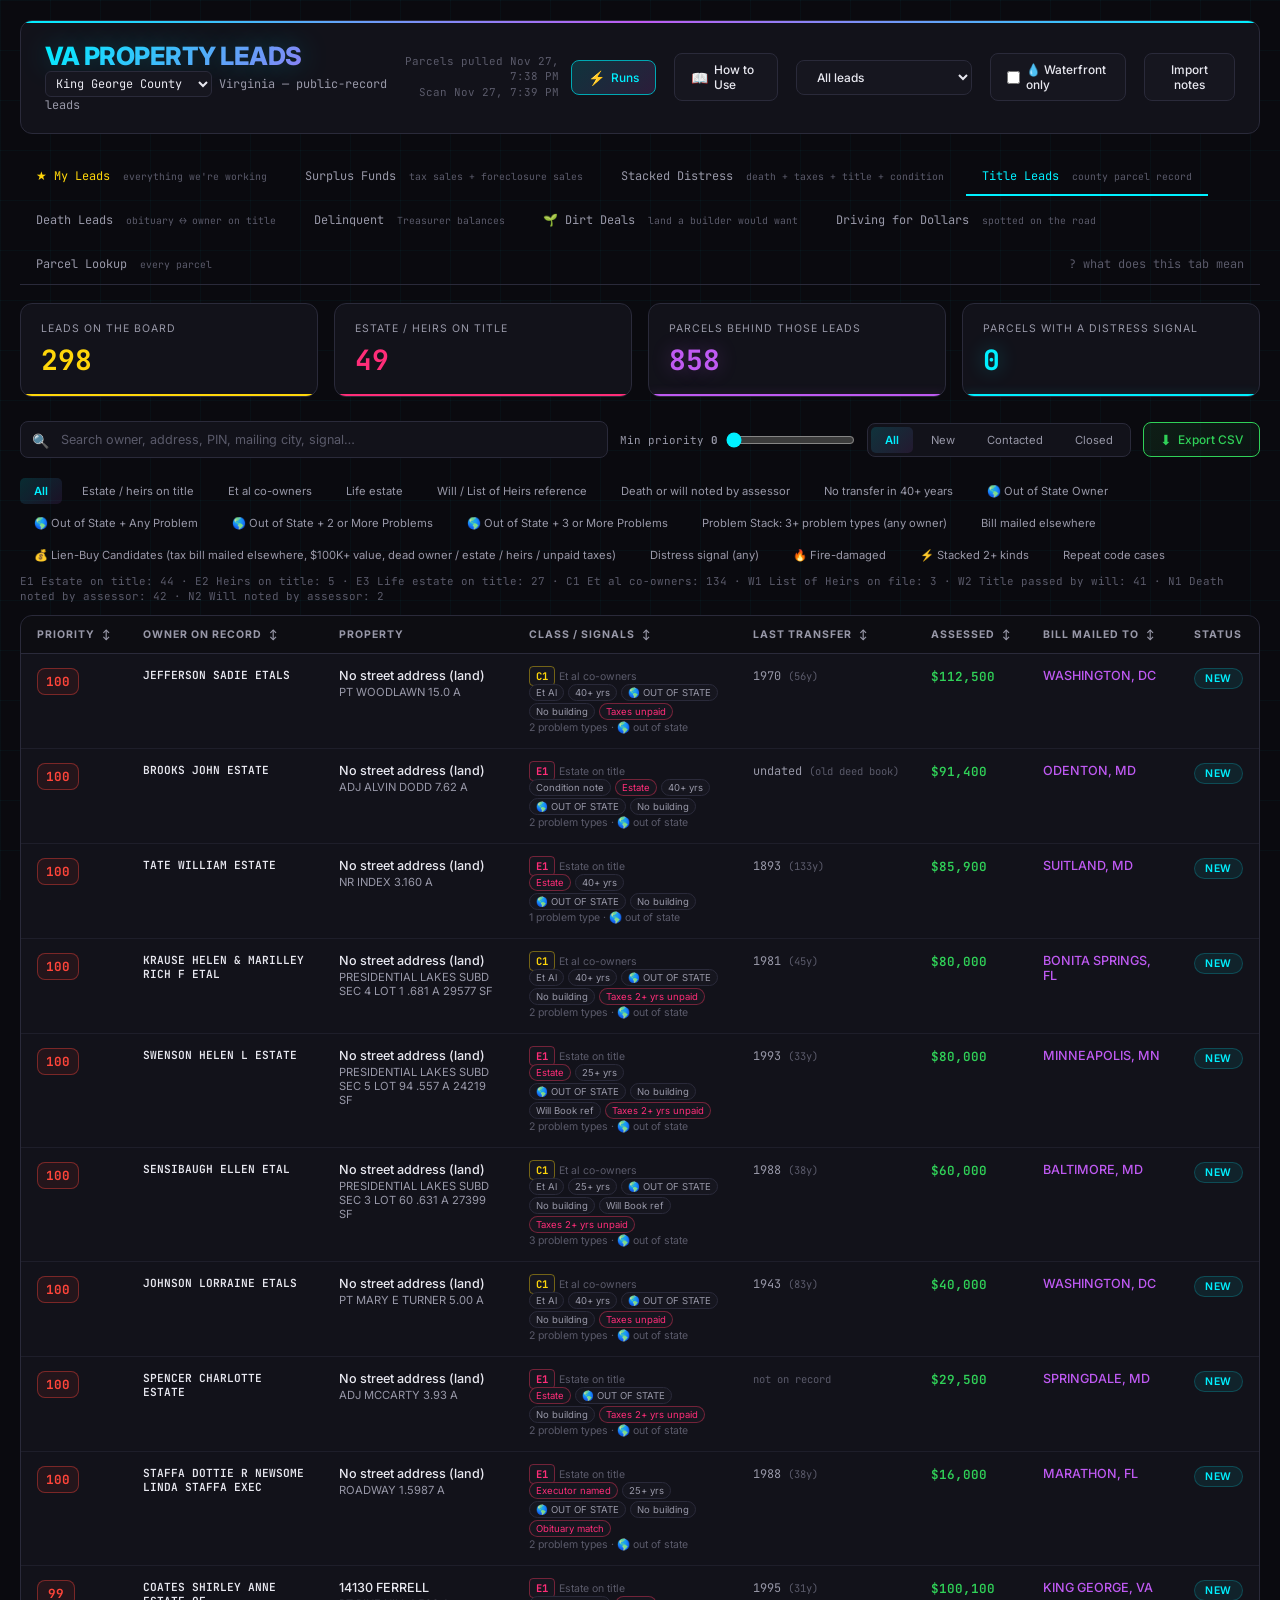
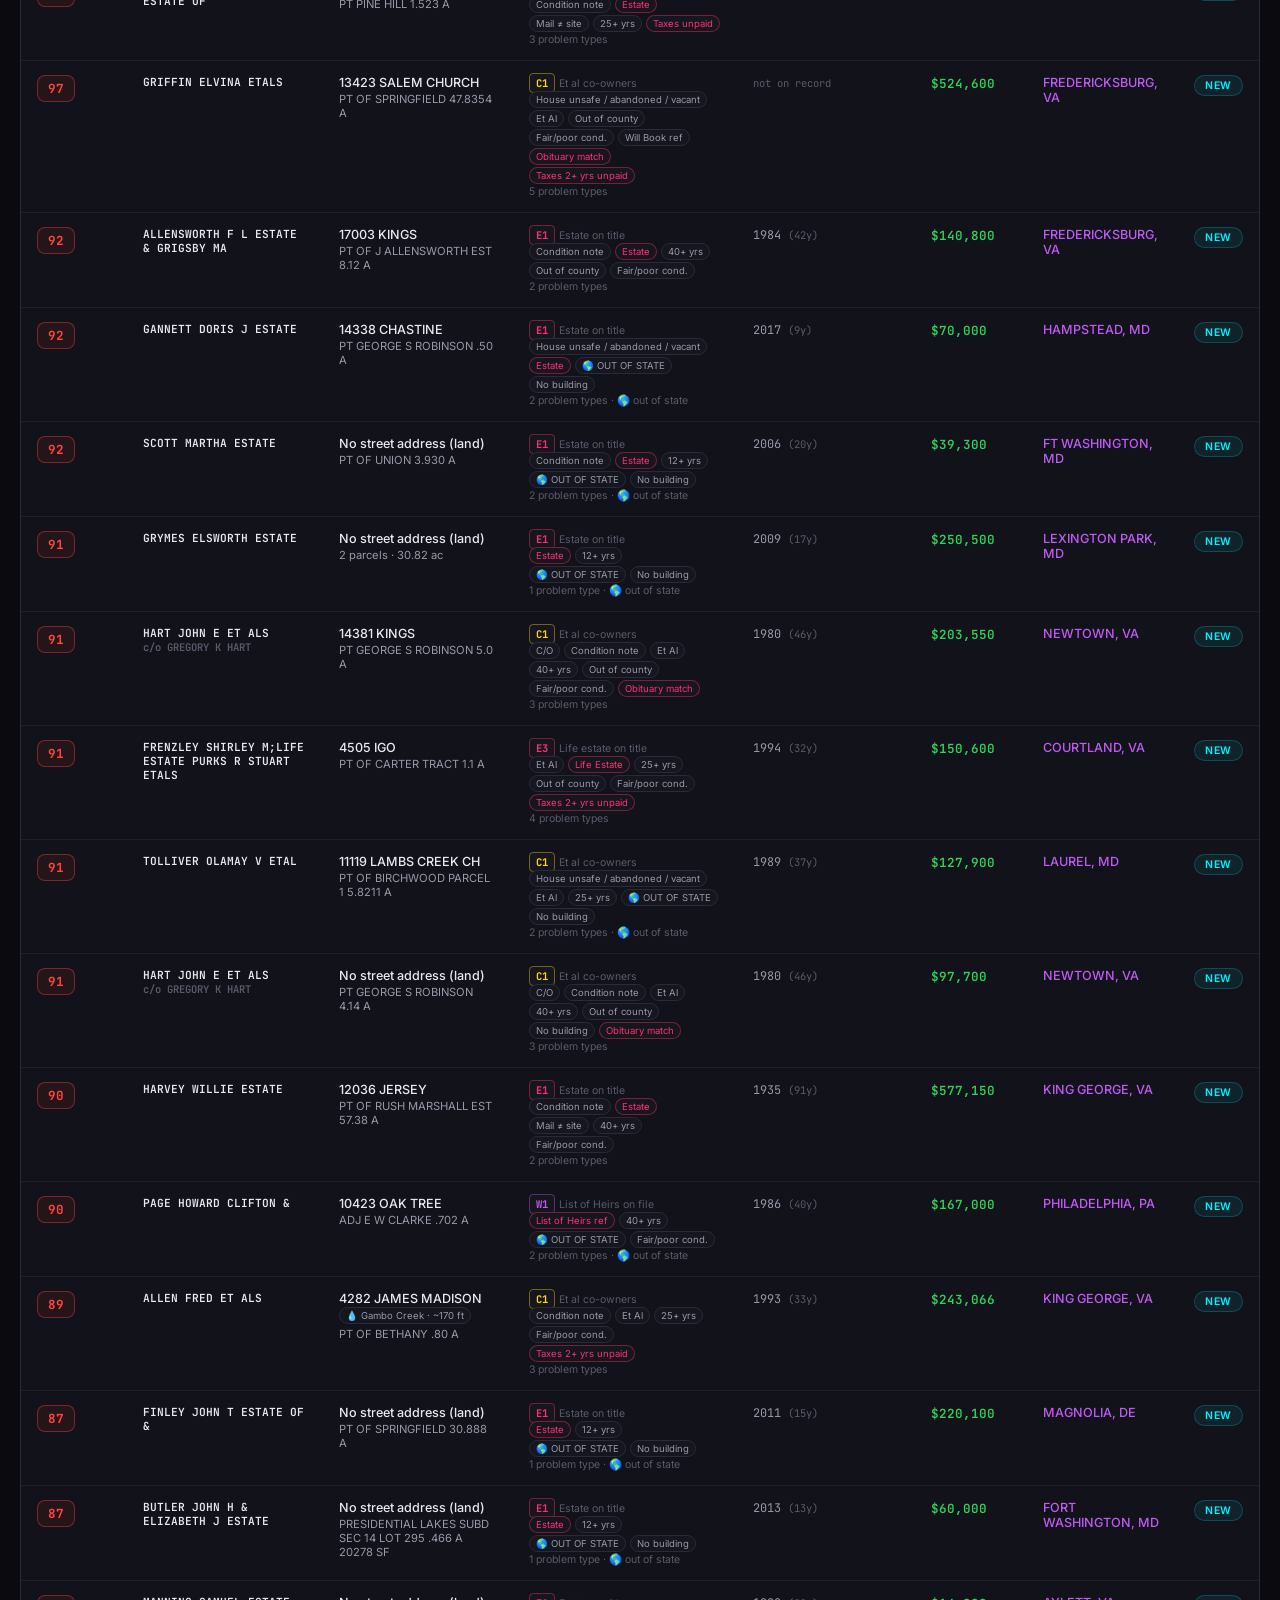
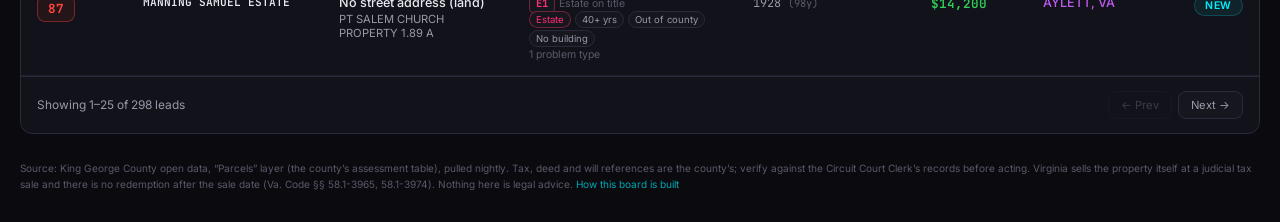
<file: index.html>
<!DOCTYPE html>
<html lang="en">
<head>
    <meta charset="UTF-8">
    <meta name="viewport" content="width=device-width, initial-scale=1.0">
    <title>VA Property Leads — King George County</title>
    <meta name="robots" content="noindex">

    <link rel="preconnect" href="https://fonts.googleapis.com">
    <link rel="preconnect" href="https://fonts.gstatic.com" crossorigin>
    <link href="https://fonts.googleapis.com/css2?family=Inter:wght@400;500;600;700;800&family=JetBrains+Mono:wght@400;500;600&display=swap" rel="stylesheet">

    <link rel="stylesheet" href="static/css/style.css">
    <link rel="icon" href="data:image/svg+xml,<svg xmlns=%22http://www.w3.org/2000/svg%22 viewBox=%220 0 100 100%22><text y=%22.9em%22 font-size=%2290%22>🏠</text></svg>">
    <style>
        .county-filter { display:flex; gap:6px; flex-wrap:wrap; align-items:center; }
        .county-filter select {
            background: var(--bg-card); color: var(--text-primary); border: 1px solid var(--border);
            border-radius: var(--radius); padding: 8px 10px; font-family: var(--font-mono); font-size: 0.8rem;
        }
        .run-info { font-size:0.78rem; color:var(--text-dim); font-family:var(--font-mono); text-align:right; line-height:1.4; }
        .run-info a { color: var(--cyan-dim); }
        .note-badge { font-size:0.7rem; color: var(--purple); margin-left:6px; }
        .view-tabs { display:flex; gap:6px; margin: 0 0 18px; border-bottom:1px solid var(--border); flex-wrap:wrap; }
        .view-tab { background:none; border:none; color:var(--text-secondary); padding:10px 16px; font-family:var(--font-mono); font-size:0.85rem; cursor:pointer; border-bottom:2px solid transparent; }
        .view-tab.active { color:var(--cyan); border-bottom-color:var(--cyan); }
        .status-badge.working,
        .status-badge.pursuing { background: rgba(255, 214, 10, 0.12); color: var(--yellow); border: 1px solid rgba(255, 214, 10, 0.35); }
        .status-badge.followup { background: rgba(0, 240, 255, 0.08); color: var(--cyan); border: 1px dashed rgba(0, 240, 255, 0.4); }
        .status-badge.dead { background: rgba(90, 90, 106, 0.1); color: var(--text-dim); border: 1px solid rgba(90, 90, 106, 0.2); text-decoration: line-through; }
        .status-badge.warm { background: rgba(255, 159, 10, 0.1); color: #ff9f0a; border: 1px solid rgba(255, 159, 10, 0.3); }
        .status-badge.watch { background: rgba(100, 210, 255, 0.08); color: #64d2ff; border: 1px solid rgba(100, 210, 255, 0.25); }
        .status-badge.cold { background: rgba(90, 90, 106, 0.1); color: var(--text-secondary); border: 1px solid rgba(90, 90, 106, 0.3); }
        .note-history .note.nc { white-space: normal; font-size: 0.92rem; padding: 10px 14px 12px; }
        .nc-head { display:flex; flex-wrap:wrap; align-items:center; gap:8px; margin-bottom:8px; padding-bottom:6px; border-bottom:1px solid var(--border); }
        .nc-date { font-family: var(--font-mono); font-size:0.8rem; color: var(--cyan); font-weight:600; }
        .nc-who { font-size:0.78rem; color: var(--text-secondary); }
        .nc-st { font-size:0.62rem !important; padding:2px 7px !important; animation:none !important; }
        .nc-tab { font-size:0.72rem; color: var(--text-dim); margin-left:auto; }
        .nc-body .nl { margin: 0 0 6px; line-height:1.5; }
        .nc-body .nl-b { padding-left: 18px; position: relative; }
        .nc-body .nl-b::before { content:"•"; position:absolute; left:5px; color: var(--text-dim); }
        .nc-body .nl-b .nb { font-family: var(--font-mono); font-size:0.78rem; color: var(--text-dim); margin-right:6px; }
        .nc-body .nl-b:has(.nb)::before { content:""; }
        .nc-body .nk { font-weight:700; color: var(--yellow); letter-spacing:0.2px; }
        .nc-body a { color: var(--cyan); text-decoration: none; border-bottom: 1px dotted var(--cyan); }
        .nc-fold { max-height: 9.5em; overflow: hidden; -webkit-mask-image: linear-gradient(#000 70%, transparent); mask-image: linear-gradient(#000 70%, transparent); }
        .nc-fold.open { max-height: none; -webkit-mask-image: none; mask-image: none; }
        .nc-more { background:none; border:0; color: var(--cyan); font-size:0.8rem; cursor:pointer; padding:4px 0 0; }
        .nc-mini { opacity: 0.75; padding: 6px 14px !important; }
        .nc-mini .nc-head { border-bottom:0; margin-bottom:2px; padding-bottom:0; }
        .nc-mini-t { font-size:0.82rem; color: var(--text-secondary); font-style: italic; }
        .nc-fu { display:inline-block; margin-bottom:6px; font-size:0.82rem; font-weight:600; color: var(--yellow); }
        .ml-form { display:grid; grid-template-columns: 1fr 1fr; gap:10px; }
        .ml-form label { display:flex; flex-direction:column; gap:4px; font-size:0.78rem; color:var(--text-secondary); }
        .ml-form input { background:var(--bg-secondary, #111); border:1px solid var(--border); color:var(--text-primary, #eee); padding:8px; border-radius:6px; font-size:0.9rem; }
        @media (max-width: 640px) { .ml-form { grid-template-columns: 1fr; } }
        .view-tab-sub { font-size:0.7rem; color:var(--text-dim); margin-left:6px; }
        .presets { display:flex; flex-wrap:wrap; gap:6px; margin:10px 0 4px; }
        .prio-filter { display:flex; align-items:center; gap:8px; font-family:var(--font-mono); font-size:0.78rem; color:var(--text-secondary); }
        .prio-filter input { accent-color: var(--cyan); }
        .prio { display:inline-block; min-width:38px; text-align:center; font-family:var(--font-mono); font-weight:700; padding:4px 8px; border-radius:var(--radius); border:1px solid var(--border); }
        .prio-high { color:var(--red); border-color:rgba(255,69,58,0.4); background:rgba(255,69,58,0.08); }
        .prio-mid { color:var(--yellow); border-color:rgba(255,214,10,0.4); background:rgba(255,214,10,0.08); }
        .prio-low { color:var(--text-secondary); }
        .cls { font-family:var(--font-mono); font-size:0.75rem; font-weight:700; padding:2px 6px; border-radius:4px; background:var(--bg-card); border:1px solid var(--border); white-space:nowrap; }
        .cls-E { color:var(--pink); border-color:rgba(255,55,95,0.4); }
        .cls-C { color:var(--yellow); border-color:rgba(255,214,10,0.4); }
        .cls-W { color:var(--purple); border-color:rgba(191,90,242,0.4); }
        .cls-N { color:var(--cyan-dim); }
        .cls-X { color:var(--orange); border-color:rgba(255,159,10,0.4); }
        .chip { display:inline-block; font-size:0.68rem; padding:2px 6px; border-radius:10px; background:var(--bg-card); border:1px solid var(--border); color:var(--text-secondary); margin:1px 0; }
        .chip-strong { color:var(--pink); border-color:rgba(255,55,95,0.4); }
        .yrs { color:var(--text-dim); font-size:0.75rem; }
        .sub { color:var(--text-dim); font-size:0.75rem; }
        .mono { font-family:var(--font-mono); }
        .reasons { margin:0; padding-left:16px; font-size:0.8rem; color:var(--text-secondary); line-height:1.5; }
        .next-step { border-left:3px solid var(--cyan-dim); padding:8px 12px; background:var(--cyan-subtle); border-radius:0 var(--radius) var(--radius) 0; font-size:0.85rem; line-height:1.55; color:var(--text-primary); }
        .verify { border-left:3px solid var(--yellow); padding:8px 12px; background:rgba(255,214,10,0.06); border-radius:0 var(--radius) var(--radius) 0; font-size:0.8rem; line-height:1.5; color:var(--text-secondary); margin-top:8px; }
        .ptable { width:100%; border-collapse:collapse; font-size:0.8rem; }
        .ptable th { text-align:left; color:var(--text-dim); font-weight:500; font-size:0.68rem; text-transform:uppercase; letter-spacing:0.8px; padding:4px 8px 4px 0; }
        .ptable td { padding:6px 8px 6px 0; border-top:1px solid var(--border); vertical-align:top; }
        .ptable-wrap { max-height:340px; overflow:auto; }
        .m-h { font-size:0.68rem; text-transform:uppercase; letter-spacing:1px; color:var(--text-dim); margin:16px 0 6px; }
        .m-grid { display:grid; grid-template-columns:repeat(auto-fit, minmax(170px,1fr)); gap:10px 18px; }
        .m-k { font-size:0.68rem; text-transform:uppercase; letter-spacing:0.8px; color:var(--text-dim); }
        .m-v { font-size:0.9rem; overflow-wrap:anywhere; }
        .m-links { display:flex; gap:14px; flex-wrap:wrap; font-size:0.82rem; }
        .m-links a, .ptable a { color:var(--cyan-dim); }
        .lookup-results { margin-top:10px; }
        /* aerial imagery panel (same as the Maryland tool) */
        .aerial-tabs { display:flex; gap:6px; margin-bottom:8px; flex-wrap:wrap; }
        .aerial-tab { background:var(--bg-card); border:1px solid var(--border); color:var(--text-secondary); border-radius:var(--radius); padding:5px 10px; font-size:0.75rem; cursor:pointer; font-family:var(--font-mono); }
        .aerial-tab.active { color:var(--cyan); border-color:var(--cyan-dim); }
        .aerial-date { color:var(--text-dim); margin-left:4px; }
        .aerial-img-wrap { display:block; position:relative; border-radius:var(--radius); overflow:hidden; border:1px solid var(--border); background:#000; aspect-ratio:1/1; max-width:640px; }
        .aerial-img { width:100%; height:100%; object-fit:cover; display:block; }
        .aerial-fail { display:none; position:absolute; inset:0; align-items:center; justify-content:center; color:var(--text-dim); font-size:0.85rem; }
        .aerial-img-wrap.failed .aerial-img, .aerial-img-wrap.failed .tile-grid { visibility:hidden; }
        .aerial-img-wrap.failed .aerial-fail { display:flex; }
        .aerial-stage { width:100%; height:100%; display:flex; align-items:center; justify-content:center; }
        .tile-grid { max-width:100%; }
        .tile-attrib { position:absolute; right:4px; bottom:3px; font-size:0.6rem; color:#fff; background:rgba(0,0,0,0.55); padding:1px 5px; border-radius:3px; font-family:var(--font-mono); }
        .aerial-pin { position:absolute; left:50%; top:50%; width:14px; height:14px; margin:-7px 0 0 -7px; border:2px solid #ff3b6b; border-radius:50%; box-shadow:0 0 0 2px rgba(0,0,0,0.5); pointer-events:none; }
        .aerial-links { display:flex; gap:14px; flex-wrap:wrap; margin-top:8px; font-size:0.8rem; align-items:center; }
        .aerial-links a { color:var(--cyan); }
        .aerial-coords { color:var(--text-dim); font-family:var(--font-mono); font-size:0.72rem; margin-left:auto; }
        .aerial-note, .aerial-missing { font-size:0.72rem; color:var(--text-dim); margin-top:6px; line-height:1.4; }
        .aerial-pick { background:var(--bg-card); color:var(--text-secondary); border:1px solid var(--border); border-radius:var(--radius); font-size:0.75rem; margin-left:8px; max-width:260px; }
        .foot { margin:26px 0 10px; font-size:0.72rem; color:var(--text-dim); line-height:1.6; }
        .foot a { color:var(--cyan-dim); }
    </style>
</head>
<body>

<div class="app-container">

    <header class="header">
        <div class="header-title">
            <div>
                <div class="logo">VA PROPERTY LEADS</div>
                <div class="subtitle"><select id="countySelect" title="Switch county" style="background:var(--bg-card); color:var(--text-primary); border:1px solid var(--border); border-radius:6px; padding:3px 6px; font:inherit"></select> Virginia — public-record leads</div>
            </div>
        </div>
        <div class="header-actions">
            <span id="runInfo" class="run-info">Loading…</span>
            <a class="btn btn-primary" href="https://github.com/friendsenemy/va-property-leads/actions" target="_blank" rel="noopener">
                <span class="icon">⚡</span> Runs
            </a>
            <a class="btn" href="guide.html" target="_blank" rel="noopener" title="What each tab means, how to work a lead, and what to say" style="margin-left:6px">
                <span class="icon">📖</span> How to Use
            </a>
            <select class="btn" id="sigFilter" title="Public-agency records (fire, vacancy, code enforcement, demolition, blight) matched to parcels. Applies to every tab." style="margin-left:6px">
                <option value="">All leads</option>
                <option value="any">Distress signal (any)</option>
                <option value="fire">🔥 Fire-damaged</option>
                <option value="stacked">⚡ Stacked 2+ kinds</option>
                <option value="repeat">⚠ Repeat code cases</option>
            </select>
            <label class="btn" style="margin-left:6px; cursor:pointer; display:inline-flex; align-items:center; gap:6px" title="Show only owners with a parcel whose lot line reaches a river, creek, bay or lake. Applies to every tab."><input type="checkbox" id="waterOnly"> 💧 Waterfront only</label>
            <button class="btn" id="importNotesBtn" type="button" title="Load a private notes file. It stays in this browser and is never uploaded." style="margin-left:6px">Import notes</button>
            <input type="file" id="importNotesFile" accept=".json,application/json" style="display:none">
        </div>
    </header>

    <div id="saleBanner" class="next-step" style="display:none; margin-bottom:14px"></div>
    <div id="countyNote" class="verify" style="display:none; margin-bottom:14px"></div>

    <div class="view-tabs">
        <button class="view-tab" data-view="myleads" style="color:var(--yellow)">★ My Leads <span class="view-tab-sub">everything we're working</span></button>
        <button class="view-tab" data-view="surplus">Surplus Funds <span class="view-tab-sub">tax sales + foreclosure sales</span></button>
        <button class="view-tab" data-view="stack">Stacked Distress <span class="view-tab-sub">death + taxes + title + condition</span></button>
        <button class="view-tab active" data-view="title">Title Leads <span class="view-tab-sub">county parcel record</span></button>
        <button class="view-tab" data-view="death">Death Leads <span class="view-tab-sub">obituary ↔ owner on title</span></button>
        <button class="view-tab" data-view="delinq">Delinquent <span class="view-tab-sub">Treasurer balances</span></button>
        <button class="view-tab" data-view="land">🌱 Dirt Deals <span class="view-tab-sub">land a builder would want</span></button>
        <button class="view-tab" data-view="d4d">Driving for Dollars <span class="view-tab-sub">spotted on the road</span></button>
        <button class="view-tab" data-view="lookup">Parcel Lookup <span class="view-tab-sub">every parcel</span></button>
        <a class="view-tab" id="tabGuideLink" href="guide.html#title" target="_blank" rel="noopener" style="margin-left:auto; text-decoration:none; color:var(--text-dim)" title="Open the field guide for this tab">? what does this tab mean</a>
    </div>

<div id="view-title">
    <div class="stats-grid">
        <div class="stat-card yellow">
            <div class="stat-label">Leads on the Board</div>
            <div class="stat-value" id="tstatLeads">0</div>
        </div>
        <div class="stat-card pink">
            <div class="stat-label">Estate / Heirs on Title</div>
            <div class="stat-value" id="tstatEstate">0</div>
        </div>
        <div class="stat-card purple">
            <div class="stat-label">Parcels Behind Those Leads</div>
            <div class="stat-value" id="tstatParcels">0</div>
        </div>
        <div class="stat-card cyan">
            <div class="stat-label">Parcels With a Distress Signal</div>
            <div class="stat-value" id="tstatSignals">0</div>
        </div>
    </div>

    <div class="controls">
        <div class="search-box">
            <span class="search-icon">🔍</span>
            <input type="text" id="titleSearch" placeholder="Search owner, address, PIN, mailing city, signal…">
        </div>
        <div class="prio-filter">
            <label for="titleMinPriority">Min priority <b id="titleMinPriorityVal">0</b></label>
            <input type="range" id="titleMinPriority" min="0" max="90" step="5" value="0">
        </div>
        <div class="filter-group" id="titleStatusFilters">
            <button class="filter-btn active" data-status="all">All</button>
            <button class="filter-btn" data-status="new">New</button>
            <button class="filter-btn" data-status="contacted">Contacted</button>
            <button class="filter-btn" data-status="closed">Closed</button>
        </div>
        <button class="btn btn-export" id="titleExport"><span class="icon">⬇</span> Export CSV</button>
    </div>
    <div class="presets" id="titlePresets"></div>
    <div class="run-info" id="titleRunInfo" style="text-align:left; margin:6px 0 10px;"></div>

    <div class="leads-container">
        <table class="leads-table" id="titleTable">
            <thead>
                <tr>
                    <th data-sort="priority">Priority <span class="sort-arrow">↕</span></th>
                    <th data-sort="owner">Owner on Record <span class="sort-arrow">↕</span></th>
                    <th>Property</th>
                    <th data-sort="cls">Class / Signals <span class="sort-arrow">↕</span></th>
                    <th data-sort="years">Last Transfer <span class="sort-arrow">↕</span></th>
                    <th data-sort="value">Assessed <span class="sort-arrow">↕</span></th>
                    <th data-sort="mail">Bill Mailed To <span class="sort-arrow">↕</span></th>
                    <th>Status</th>
                </tr>
            </thead>
            <tbody id="titleBody"></tbody>
        </table>
        <div class="empty-state" id="titleEmpty" style="display:none;">
            <div class="icon">🏚️</div>
            <h3 id="titleEmptyTitle">No title scan yet</h3>
            <p id="titleEmptyText">Run the “Nightly parcels + title scan” workflow on GitHub once.</p>
        </div>
        <div class="pagination">
            <span id="titlePageInfo">No leads</span>
            <div class="pagination-buttons">
                <button class="page-btn" id="titlePrev">← Prev</button>
                <button class="page-btn" id="titleNext">Next →</button>
            </div>
        </div>
    </div>
</div><!-- /view-title -->

<div id="view-surplus" style="display:none">
    <div class="stats-grid" id="surplusStats"></div>
    <div class="controls">
        <div class="search-box">
            <span class="search-icon">🔍</span>
            <input type="text" id="surplusSearch" placeholder="Search former owner, address, county, buyer…">
        </div>
        <label class="sub" style="display:flex; align-items:center; gap:6px; cursor:pointer" title="Sold more than 180 days ago, grouped by where the money is likely to be now"><input type="checkbox" id="surplusArchive"> Archive</label>
        <label class="sub" style="display:flex; align-items:center; gap:6px; cursor:pointer" title="Foreclosure candidates known only from the county's deed note. Unverified; never rated strong."><input type="checkbox" id="surplusDeedScan"> Deed-scan candidates</label>
        <button class="btn btn-export" id="surplusExport"><span class="icon">⬇</span> Export CSV</button>
    </div>
    <div class="presets" id="surplusFilters"></div>
    <div class="run-info" id="surplusInfo" style="text-align:left; margin:6px 0 10px;"></div>
    <div class="leads-container">
        <table class="leads-table"><thead id="surplusHead"></thead><tbody id="surplusBody"></tbody></table>
        <div class="empty-state" id="surplusEmpty" style="display:none;"></div>
        <div class="pagination">
            <span id="surplusPageInfo"></span>
            <div class="pagination-buttons">
                <button class="page-btn" id="surplusPrev">← Prev</button>
                <button class="page-btn" id="surplusNext">Next →</button>
            </div>
        </div>
    </div>
</div><!-- /view-surplus -->

<div id="view-stack" style="display:none">
    <div class="stats-grid" id="stackStats"></div>
    <div class="controls">
        <div class="search-box">
            <span class="search-icon">🔍</span>
            <input type="text" id="stackSearch" placeholder="Search owner, address, PIN, condition note…">
        </div>
        <button class="btn btn-export" id="stackExport"><span class="icon">⬇</span> Export CSV</button>
    </div>
    <div class="presets" id="stackFilters"></div>
    <div class="run-info" id="stackInfo" style="text-align:left; margin:6px 0 10px;"></div>
    <div class="leads-container">
        <table class="leads-table"><thead id="stackHead"></thead><tbody id="stackBody"></tbody></table>
        <div class="empty-state" id="stackEmpty" style="display:none;"></div>
        <div class="pagination">
            <span id="stackPageInfo"></span>
            <div class="pagination-buttons">
                <button class="page-btn" id="stackPrev">← Prev</button>
                <button class="page-btn" id="stackNext">Next →</button>
            </div>
        </div>
    </div>
</div><!-- /view-stack -->

<div id="view-death" style="display:none">
    <div class="stats-grid" id="deathStats"></div>
    <div class="controls">
        <div class="search-box">
            <span class="search-icon">🔍</span>
            <input type="text" id="deathSearch" placeholder="Search decedent, owner, address, PIN…">
        </div>
        <button class="btn btn-export" id="deathExport"><span class="icon">⬇</span> Export CSV</button>
    </div>
    <div class="presets" id="deathFilters"></div>
    <div class="run-info" id="deathInfo" style="text-align:left; margin:6px 0 10px;"></div>
    <div class="leads-container">
        <table class="leads-table"><thead id="deathHead"></thead><tbody id="deathBody"></tbody></table>
        <div class="empty-state" id="deathEmpty" style="display:none;"></div>
        <div class="pagination">
            <span id="deathPageInfo"></span>
            <div class="pagination-buttons">
                <button class="page-btn" id="deathPrev">← Prev</button>
                <button class="page-btn" id="deathNext">Next →</button>
            </div>
        </div>
    </div>
</div><!-- /view-death -->

<div id="view-delinq" style="display:none">
    <div class="stats-grid" id="delinqStats"></div>
    <div class="controls">
        <div class="search-box">
            <span class="search-icon">🔍</span>
            <input type="text" id="delinqSearch" placeholder="Search owner, address, PIN, mailing city…">
        </div>
        <button class="btn btn-export" id="delinqExport"><span class="icon">⬇</span> Export CSV</button>
    </div>
    <div class="presets" id="delinqFilters"></div>
    <div class="run-info" id="delinqInfo" style="text-align:left; margin:6px 0 10px;"></div>
    <div class="leads-container">
        <table class="leads-table"><thead id="delinqHead"></thead><tbody id="delinqBody"></tbody></table>
        <div class="empty-state" id="delinqEmpty" style="display:none;"></div>
        <div class="pagination">
            <span id="delinqPageInfo"></span>
            <div class="pagination-buttons">
                <button class="page-btn" id="delinqPrev">← Prev</button>
                <button class="page-btn" id="delinqNext">Next →</button>
            </div>
        </div>
    </div>
</div><!-- /view-delinq -->

<div id="view-myleads" style="display:none">
    <div class="stats-grid">
        <div class="stat-card yellow"><div class="stat-label">In My Leads</div><div class="stat-value" id="mlstatTotal">0</div></div>
        <div class="stat-card pink"><div class="stat-label">Follow-ups Due Today / Overdue</div><div class="stat-value" id="mlstatHot">0</div></div>
        <div class="stat-card cyan"><div class="stat-label">Follow-ups Coming Up</div><div class="stat-value" id="mlstatWeek">0</div></div>
        <div class="stat-card purple"><div class="stat-label">No Follow-up, Quiet 7+ Days</div><div class="stat-value" id="mlstatStale">0</div></div>
    </div>
    <div class="controls">
        <div class="search-box">
            <span class="search-icon">🔍</span>
            <input type="text" id="mlSearch" placeholder="Search address, owner, name, phone, anything in the notes…">
        </div>
        <select id="mlStatus">
            <option value="mine">My Leads</option>
            <option value="due">Follow-ups due today / overdue</option>
            <option value="upcoming">All follow-ups (by date)</option>
            <option value="stale">My Leads quiet 7+ days, no follow-up</option>
            <option value="notmine">Noted but NOT in My Leads (browse to add)</option>
            <option value="all">Everything with a note</option>
            <option value="pursuing">Working it</option>
            <option value="hot">Hot</option>
            <option value="contacted">Contacted</option>
            <option value="followup">Follow up</option>
            <option value="new">New</option>
            <option value="dead">Dead / pass</option>
            <option value="closed">Closed</option>
        </select>
        <select id="mlWhen">
            <option value="all">Any time</option>
            <option value="today">Last 24 hours</option>
            <option value="week">Last 7 days</option>
            <option value="month">Last 30 days</option>
        </select>
        <button class="btn btn-primary" id="mlAddBtn">+ Add a lead</button>
        <button class="btn" id="mlRefresh" title="Reload the shared notes">↻ Refresh</button>
        <span id="mlSync" style="font-size:0.8rem; color:var(--text-dim)"></span>
    </div>
    <div class="run-info" style="text-align:left; margin:6px 0 10px;">Only the leads you chose to work. Put one here with <b>+ Add to My Leads</b> or <b>📅 Set follow-up</b> on its card, or <b>+ Add a lead</b> for something not in the tool. Saving a note does not add it. Follow-ups due show first. Marking a lead Dead/Closed or pressing <b>Remove</b> takes it off. Use "Noted but NOT in My Leads" to find past research you might want to add.</div>
    <div class="leads-container">
        <table class="leads-table" id="mlTable">
            <thead><tr><th>Last Touch</th><th>Property</th><th>Status</th><th>Follow Up</th><th>Latest Note</th><th>Notes</th></tr></thead>
            <tbody id="mlBody"></tbody>
        </table>
        <div class="empty-state" id="mlEmpty" style="display:none;">
            <div class="icon">★</div>
            <h3>No leads match</h3>
            <p>Nothing added yet. Open a lead card and press + Add to My Leads or 📅 Set follow-up, or switch the filter to "Noted but NOT in My Leads".</p>
        </div>
        <div class="pagination">
            <span id="mlPageInfo">No leads</span>
            <div class="pagination-buttons">
                <button class="page-btn" id="mlPrev">← Prev</button>
                <button class="page-btn" id="mlNext">Next →</button>
            </div>
        </div>
    </div>
</div><!-- /view-myleads -->

<div id="view-d4d" style="display:none">
    <div class="stats-grid">
        <div class="stat-card yellow"><div class="stat-label">Properties Spotted</div><div class="stat-value" id="dstatTotal">0</div></div>
        <div class="stat-card pink"><div class="stat-label">Hot / Warm After Research</div><div class="stat-value" id="dstatHot">0</div></div>
    </div>
    <div class="controls">
        <div class="search-box">
            <span class="search-icon">🔍</span>
            <input type="text" id="d4dSearch" placeholder="Search address, owner, county, account…">
        </div>
    </div>
    <div class="run-info" style="text-align:left; margin:6px 0 10px;">Properties you flagged while driving, each with the deed, owners, findings and next steps from the deep dive. Notes here are the same shared notes everyone sees.</div>
    <div class="leads-container">
        <table class="leads-table" id="d4dTable">
            <thead><tr><th>Spotted</th><th>Property</th><th>Owners</th><th>Bottom Line</th><th>Assessed</th><th>Verdict</th><th>Status</th></tr></thead>
            <tbody id="d4dBody"></tbody>
        </table>
        <div class="empty-state" id="d4dEmpty" style="display:none;">
            <div class="icon">🚗</div>
            <h3>Nothing here yet</h3>
            <p>Send Claude a screenshot or address of a Virginia property you drove past; the researched card lands here.</p>
        </div>
        <div class="pagination">
            <span id="d4dPageInfo">No properties</span>
            <div class="pagination-buttons">
                <button class="page-btn" id="d4dPrev">← Prev</button>
                <button class="page-btn" id="d4dNext">Next →</button>
            </div>
        </div>
    </div>
</div><!-- /view-d4d -->

<div id="view-land" style="display:none">
    <div class="stats-grid">
        <div class="stat-card green"><div class="stat-label">Parcels With Development Potential</div><div class="stat-value" id="lstatTotal">0</div></div>
        <div class="stat-card cyan"><div class="stat-label">In a Growth Area</div><div class="stat-value" id="lstatTier2">0</div></div>
        <div class="stat-card yellow"><div class="stat-label">With a Seller Signal</div><div class="stat-value" id="lstatSeller">0</div></div>
        <div class="stat-card red"><div class="stat-label">With a Distress Stack</div><div class="stat-value" id="lstatDistress">0</div><div class="stat-sub" id="lstatDistressSub" style="font-size:0.72rem; color:var(--text-dim); margin-top:2px"></div></div>
        <div class="stat-card purple"><div class="stat-label">Total Acres</div><div class="stat-value" id="lstatAcres">0</div></div>
    </div>
    <div class="controls">
        <div class="search-box">
            <span class="search-icon">🔍</span>
            <input type="text" id="landSearch" placeholder="Search tax map, owner, address, zoning, growth area…">
        </div>
        <div class="county-filter">
            <select id="landTier">
                <option value="">All growth levels</option>
                <option value="1">Utilities / growth now</option>
                <option value="2">Growth area · utilities coming</option>
                <option value="3">Rural · well and septic</option>
            </select>
        </div>
        <div class="county-filter">
            <select id="landAcres">
                <option value="0">Any size (5+ ac)</option>
                <option value="10">10+ acres</option>
                <option value="25">25+ acres</option>
                <option value="50">50+ acres</option>
                <option value="100">100+ acres</option>
            </select>
        </div>
        <div class="county-filter">
            <select id="landDistress">
                <option value="">All distress</option>
                <option value="ANY">Any distress stack</option>
                <option value="MULTI">2+ stacked</option>
                <option value="DEATH">Owner died / estate</option>
                <option value="TAX">Unpaid taxes</option>
                <option value="CONDITION">Assessor condition note</option>
            </select>
        </div>
        <label style="font-size:0.78rem; color:var(--text-secondary); display:flex; align-items:center; gap:4px"><input type="checkbox" id="landSeller"> Seller signal</label>
        <label style="font-size:0.78rem; color:var(--text-secondary); display:flex; align-items:center; gap:4px"><input type="checkbox" id="landWater"> Waterfront</label>
        <label style="font-size:0.78rem; color:var(--text-secondary); display:flex; align-items:center; gap:4px"><input type="checkbox" id="landHideRezone"> Hide needs-rezoning</label>
        <button class="btn btn-export" id="landExport"><span class="icon">⬇</span> Export CSV</button>
    </div>
    <div class="run-info" id="landRunInfo" style="text-align:left; margin:6px 0 10px;"></div>
    <div class="leads-container">
        <table class="leads-table" id="landTable">
            <thead>
                <tr>
                    <th data-sort="score">Score <span class="sort-arrow">↕</span></th>
                    <th>Property</th>
                    <th>Owner</th>
                    <th data-sort="acres">Acres <span class="sort-arrow">↕</span></th>
                    <th>Growth / Zoning</th>
                    <th data-sort="lots">Rough Homes <span class="sort-arrow">↕</span></th>
                    <th data-sort="homes">Builder Activity <span class="sort-arrow">↕</span></th>
                    <th>Status</th>
                </tr>
            </thead>
            <tbody id="landBody"></tbody>
        </table>
        <div class="empty-state" id="landEmpty" style="display:none;">
            <div class="icon">🌱</div>
            <h3 id="landEmptyTitle">No land scored yet</h3>
            <p id="landEmptyText">Run the “Dirt Deals” workflow on GitHub (it also runs itself every Tuesday).</p>
        </div>
        <div class="pagination">
            <span id="landPageInfo">No parcels</span>
            <div class="pagination-buttons">
                <button class="page-btn" id="landPrev">← Prev</button>
                <button class="page-btn" id="landNext">Next →</button>
            </div>
        </div>
    </div>
</div><!-- /view-land -->

<div id="view-lookup" style="display:none">
    <div class="controls">
        <div class="search-box">
            <span class="search-icon">🔍</span>
            <input type="text" id="lookupSearch" placeholder="Type an owner name, street, or PIN (at least 3 characters)…">
        </div>
    </div>
    <div class="run-info" id="lookupInfo" style="text-align:left; margin:6px 0 10px;">Every assessed parcel in the county, as of the last nightly pull. This is a lookup, not a lead list.</div>
    <div class="leads-container">
        <table class="leads-table">
            <thead><tr><th>Owner on Record</th><th>Property</th><th>PIN</th><th>Type</th><th>Last Transfer</th><th>Assessed</th><th>Bill Mailed To</th></tr></thead>
            <tbody id="lookupBody"></tbody>
        </table>
        <div class="empty-state" id="lookupEmpty">
            <div class="icon">🗺️</div>
            <h3>Search the parcel index</h3>
            <p>Useful when you have a name from an obituary or a court notice and want to know what that person holds in <span data-county-name>King George</span> County.</p>
        </div>
    </div>
</div><!-- /view-lookup -->

    <div class="foot">
        Source: <span data-county-name>King George</span> County open data, “Parcels” layer (the county’s assessment table), pulled nightly. Tax, deed and will references are the
        county’s; verify against the Circuit Court Clerk’s records before acting. Virginia sells the property itself at a judicial tax sale and there is no
        redemption after the sale date (Va. Code §§ 58.1-3965, 58.1-3974). Nothing here is legal advice.
        <a href="https://github.com/friendsenemy/va-property-leads#readme" target="_blank" rel="noopener">How this board is built</a>
    </div>
</div>

<div class="modal-overlay" id="modalOverlay">
    <div class="modal">
        <div class="modal-header">
            <h2 id="modalTitle">Lead Details</h2>
            <button class="modal-close" id="modalClose">✕</button>
        </div>
        <div class="modal-body" id="modalBody"></div>
        <div class="modal-footer">
            <div class="note-history" id="noteHistory"></div>
            <div class="note-row">
                <label for="leadStatusSelect">Status</label>
                <select id="leadStatusSelect">
                    <option value="new">New</option>
                    <option value="pursuing">Working it (My Leads)</option>
                    <option value="hot">Hot</option>
                    <option value="contacted">Contacted</option>
                    <option value="followup">Follow up</option>
                    <option value="dead">Dead / pass</option>
                    <option value="verified">Verified – money still unclaimed</option>
                    <option value="paid">Already paid out – dead</option>
                    <option value="closed">Closed</option>
                </select>
                <label for="noteAuthor">Your name</label>
                <input type="text" id="noteAuthor" placeholder="Ray / Todd" size="10" autocomplete="off">
                <span class="note-sync" id="noteSync"></span>
            </div>
            <textarea id="leadNotes" placeholder="Add a note. Everyone using the dashboard sees it."></textarea>
            <div class="note-row" style="justify-content:flex-end">
                <span id="mlActions" style="display:none; margin-right:auto; gap:8px; align-items:center; flex-wrap:wrap">
                    <button class="btn" id="pinLeadBtn" style="color:var(--yellow); border-color:var(--yellow)">+ Add to My Leads</button>
                    <button class="btn" id="unpinLeadBtn" style="color:var(--text-dim)">Remove from My Leads</button>
                    <label style="font-size:0.78rem; color:var(--text-secondary)">Follow up on <input type="date" id="fuDate" style="background:transparent; color:inherit; border:1px solid var(--border); border-radius:6px; padding:5px"></label>
                    <button class="btn" id="fuBtn" style="color:var(--cyan); border-color:var(--cyan)">📅 Set follow-up</button>
                </span>
                <button class="btn btn-primary" id="saveLeadBtn">Save</button>
            </div>
        </div>
    </div>
</div>

<script src="static/js/config.js"></script>
<script src="static/js/shared.js"></script>
<script src="static/js/title.js"></script>
<script src="static/js/aerial.js"></script>
<script src="static/js/tabs.js"></script>
<script src="static/js/stack.js"></script>
<script src="static/js/surplus.js"></script>
<script src="static/js/lookup.js"></script>
<script src="static/js/d4d.js"></script>
<script src="static/js/land.js"></script>
<script src="static/js/myleads.js"></script>
<script src="static/js/worksheet.js?v=1"></script>
<script>
document.addEventListener("DOMContentLoaded", () => {
    const VIEWS = ["myleads", "surplus", "stack", "title", "death", "delinq", "land", "d4d", "lookup"];
    const started = { title: true };
    const LAZY = { lookup: () => LookupApp.init(), death: () => DeathApp.init(), stack: () => StackApp.init(), delinq: () => DelinqApp.init(), surplus: () => SurplusApp.init(), d4d: () => D4DApp.init(), land: () => LandApp.init(), myleads: () => MyLeadsApp.init() };
    TitleApp.init();
    // A King George tax sale on counsel's page is the whole buy window: say so on every tab.
    if (VAPL.key === "king-george") fetch(`${VAPL.DATA}sales/notices.json?t=${Date.now()}`, { cache: "no-store" }).then((r) => r.ok ? r.json() : null).then((j) => {
        const up = j && (j.king_george_upcoming || []);
        if (!up || !up.length) return;
        const b = document.getElementById("saleBanner");
        b.innerHTML = up.map((n) => `<b>${VAPL.county.name} tax sale ${TitleApp.esc(n.sale_date)}.</b> ${TitleApp.esc(n.heading)} ` +
            (n.list_pdf ? `<a style="color:var(--cyan-dim)" href="${TitleApp.esc(n.list_pdf)}" target="_blank" rel="noopener">parcel list (PDF)</a>` : "")).join("<br>") +
            `<div class="sub">Owners can redeem only before the sale date. ${(j.listed_parcels || []).length} listed parcels joined to the board.</div>`;
        b.style.display = "block";
    }).catch(() => {});
    document.querySelectorAll("button.view-tab").forEach((tab) => tab.addEventListener("click", () => {
        document.querySelectorAll("button.view-tab").forEach((t) => t.classList.remove("active"));
        tab.classList.add("active");
        const v = tab.dataset.view;
        VIEWS.forEach((name) => {
            const el = document.getElementById("view-" + name);
            if (el) el.style.display = name === v ? "" : "none";
        });
        if (LAZY[v] && !started[v]) { started[v] = true; LAZY[v](); }
        const g = document.getElementById("tabGuideLink");
        if (g) g.href = "guide.html#" + v;
    }));
    // a link such as …/va-property-leads/#surplus (the alert email uses it) opens that tab
    const want = document.querySelector(`button.view-tab[data-view="${(location.hash || "").slice(1)}"]`);
    if (want) want.click();
});
</script>
    <script src="static/js/notes-import.js"></script>
</body>
</html>
</file>
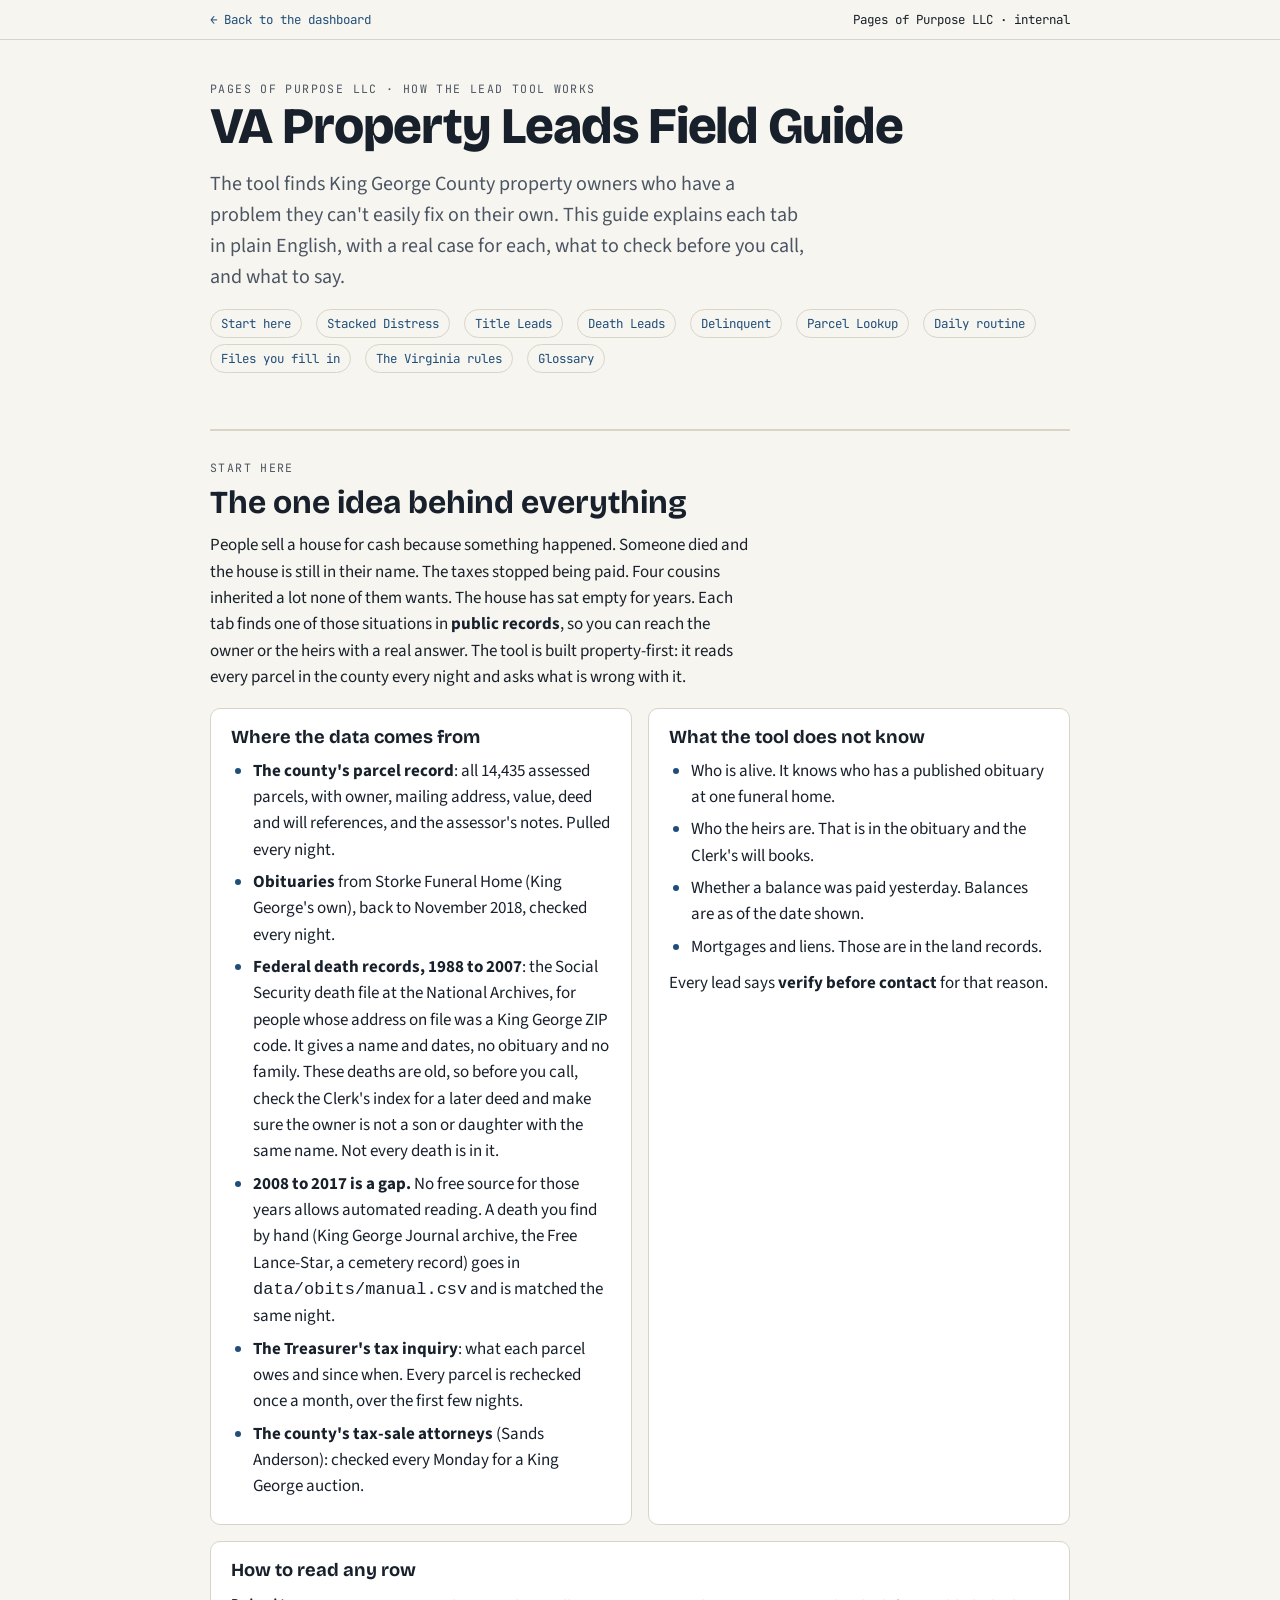
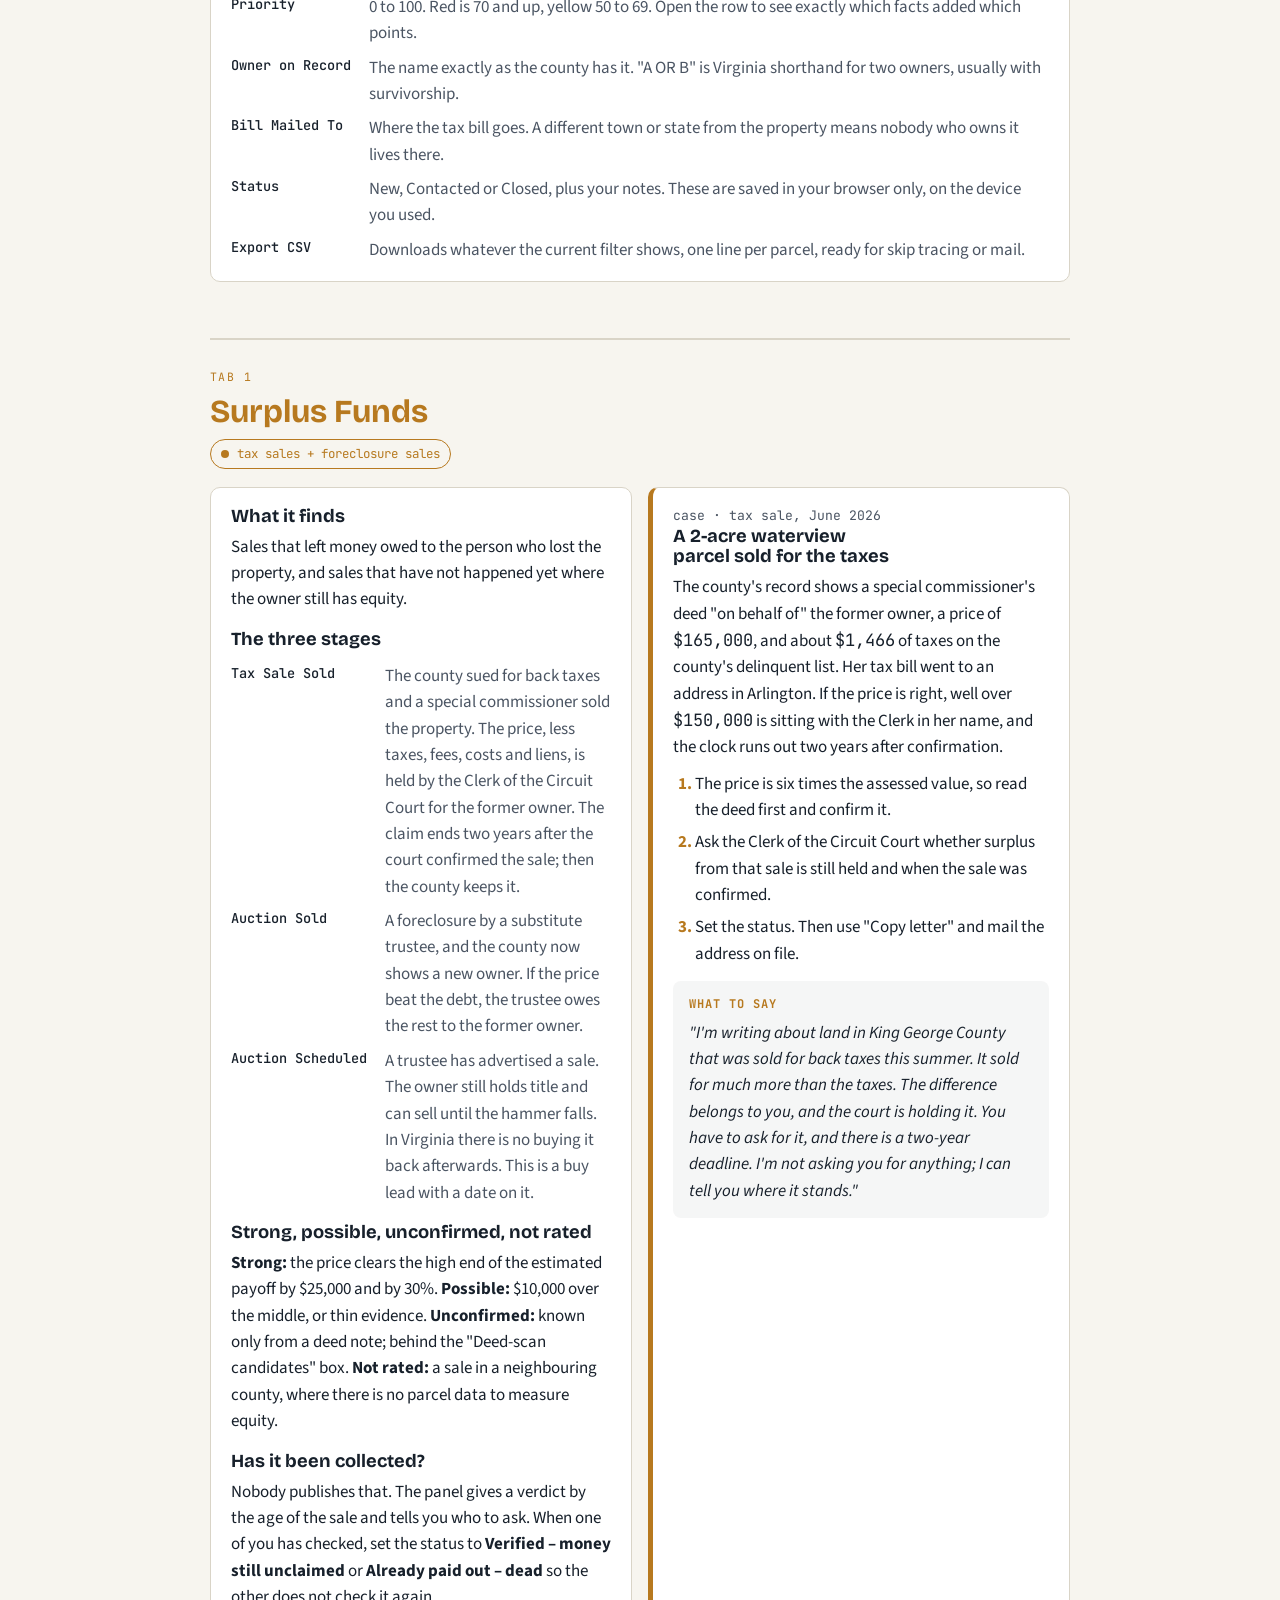
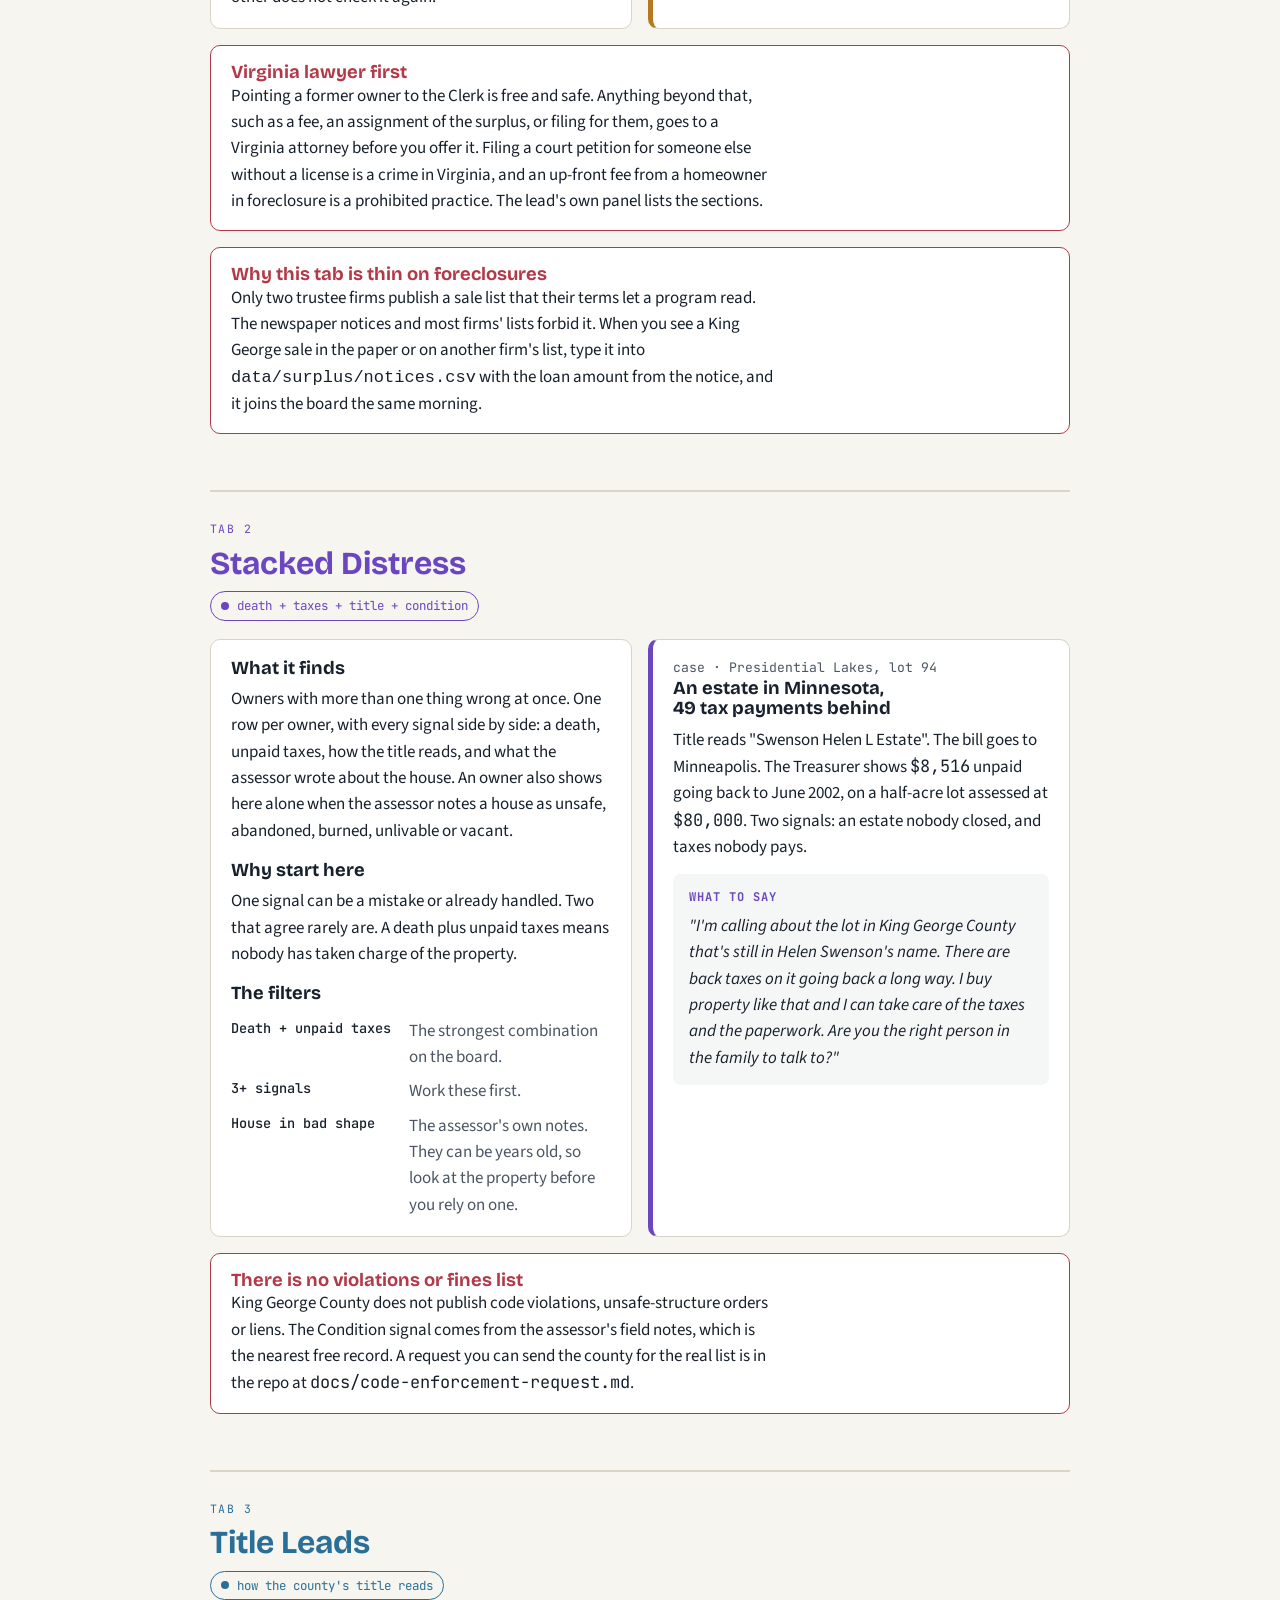
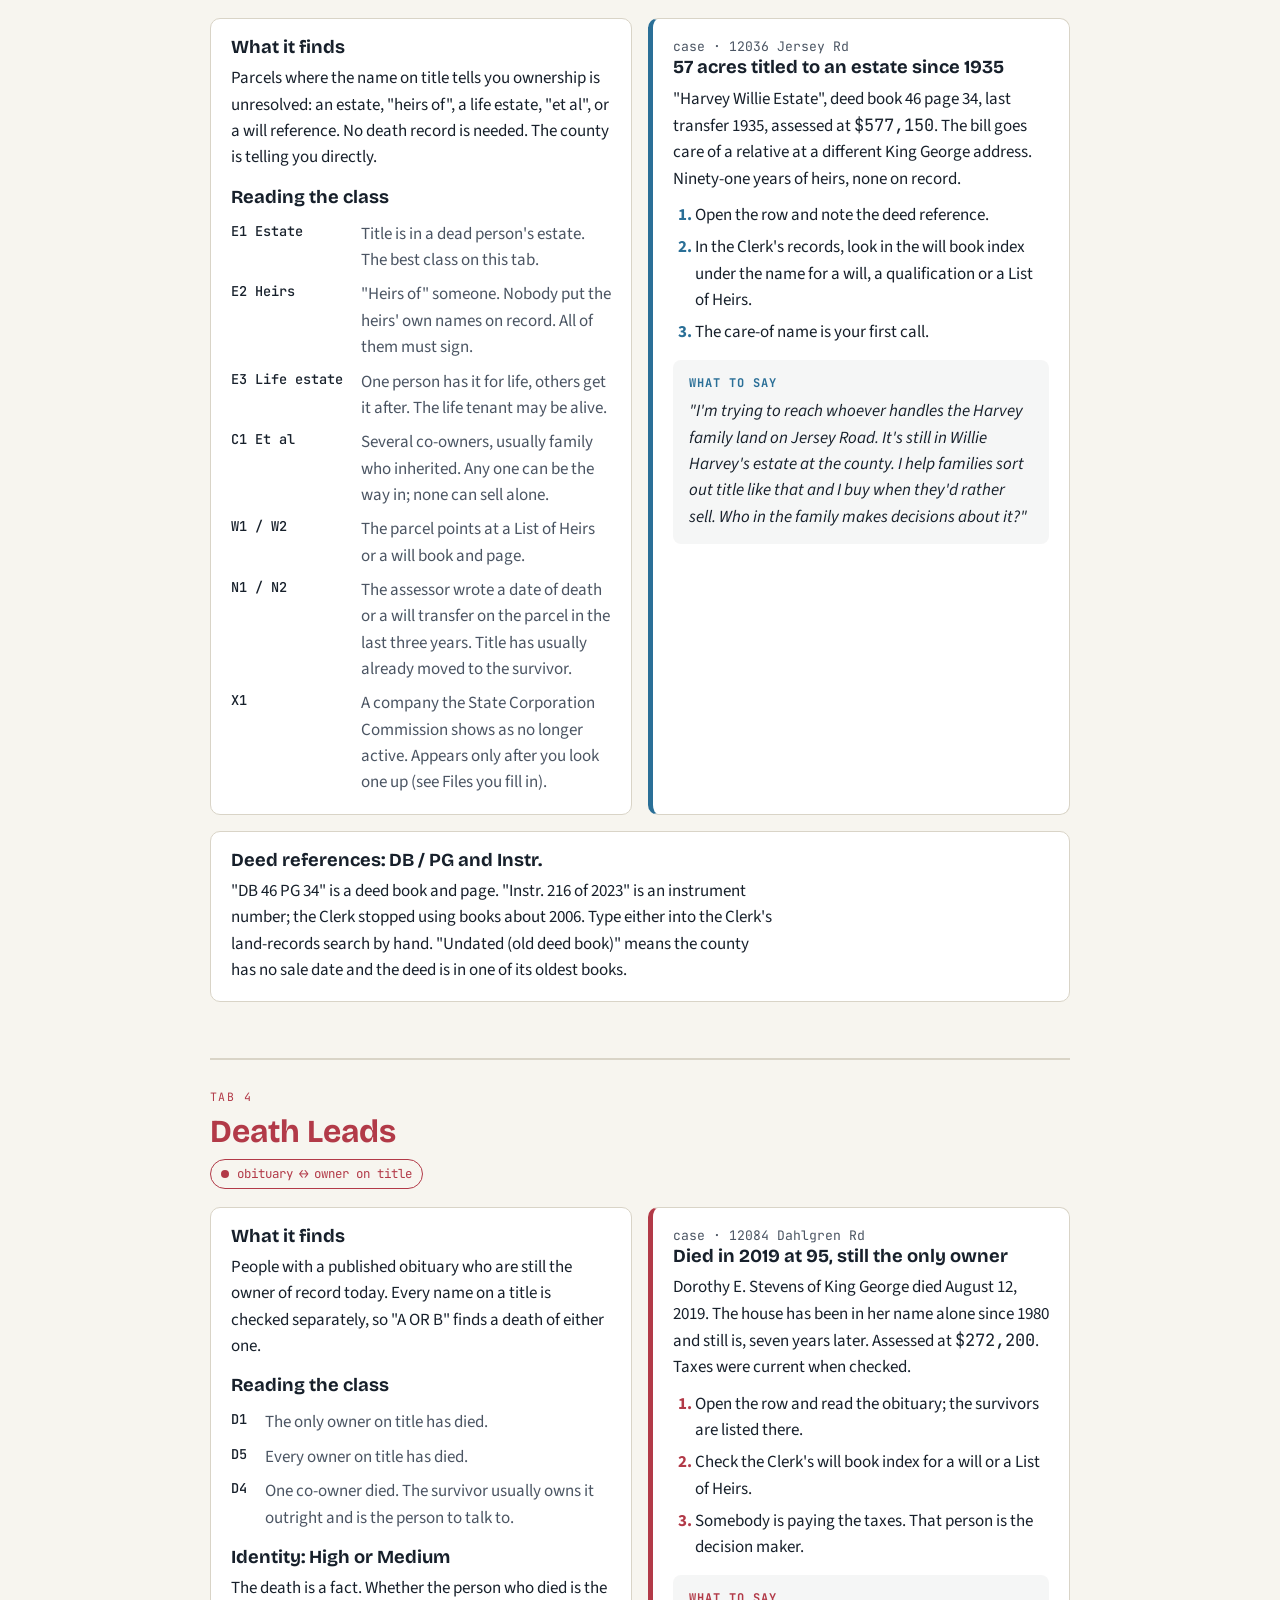
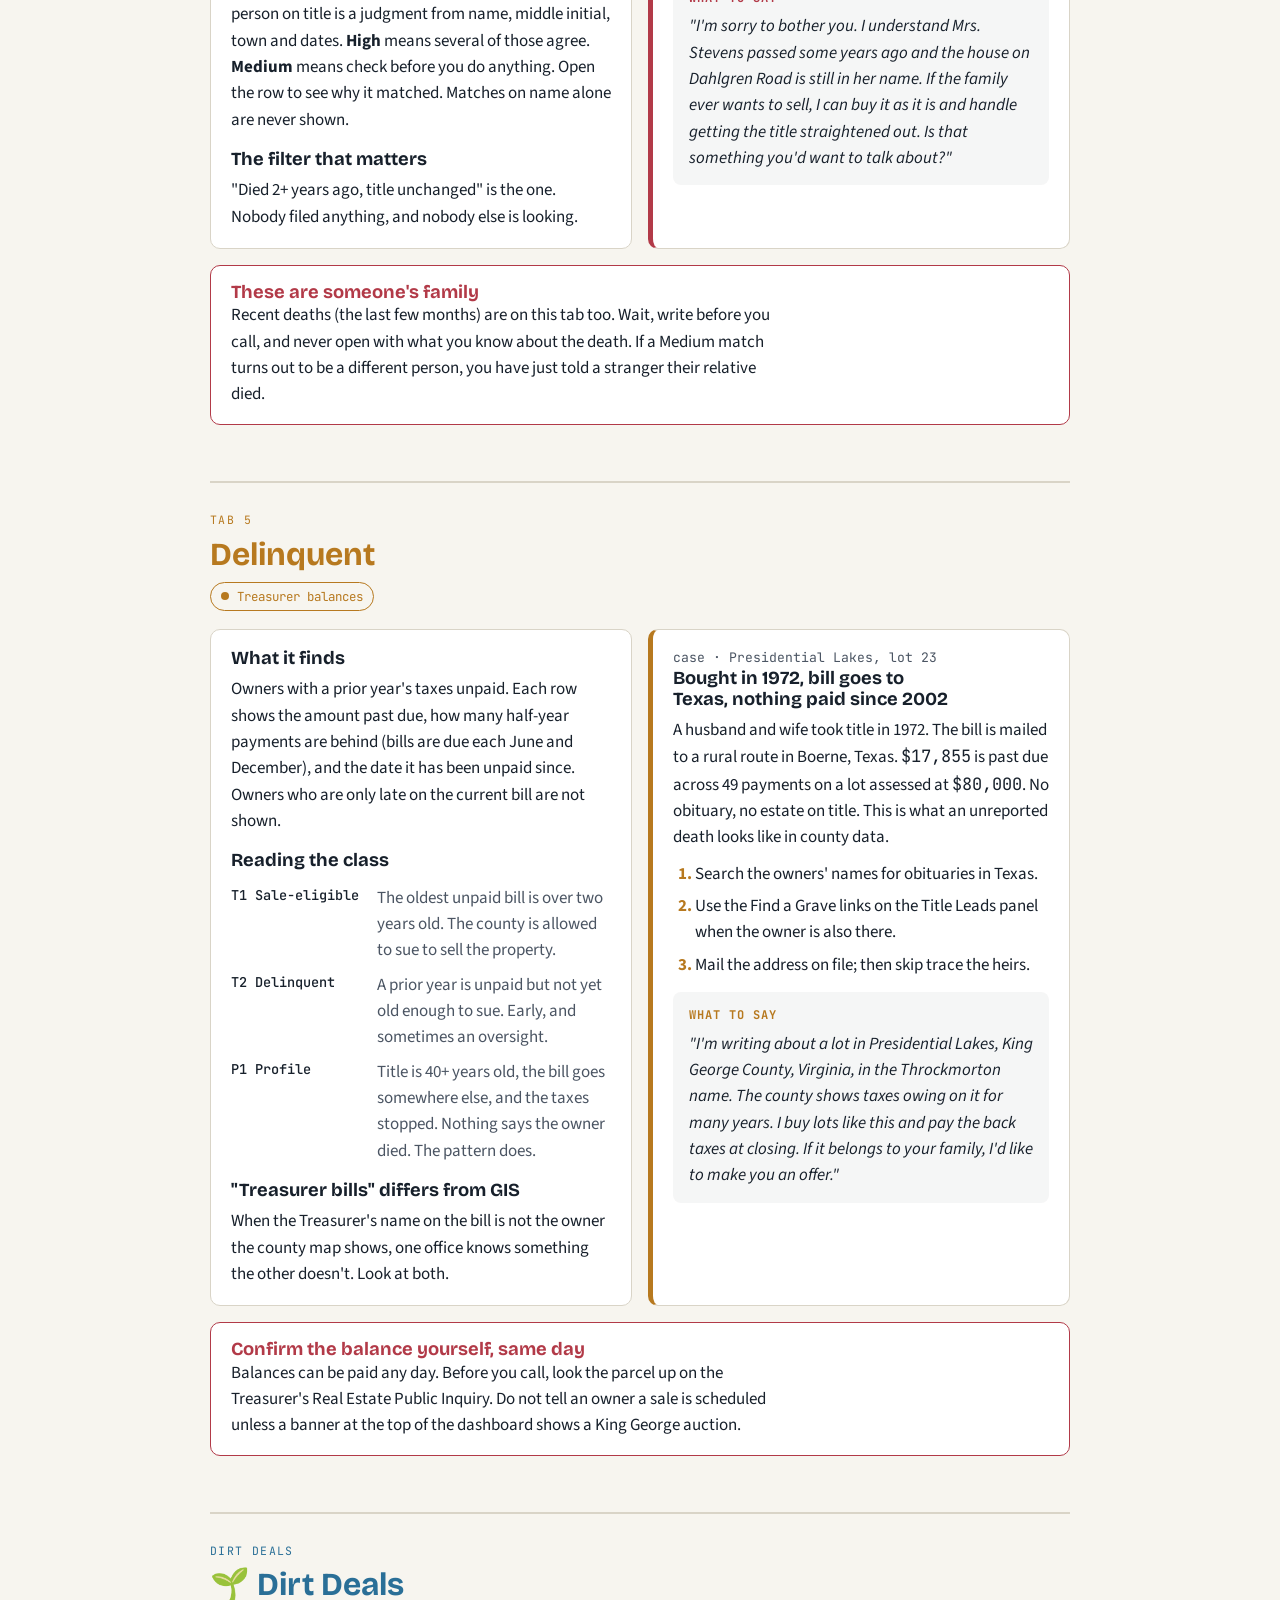
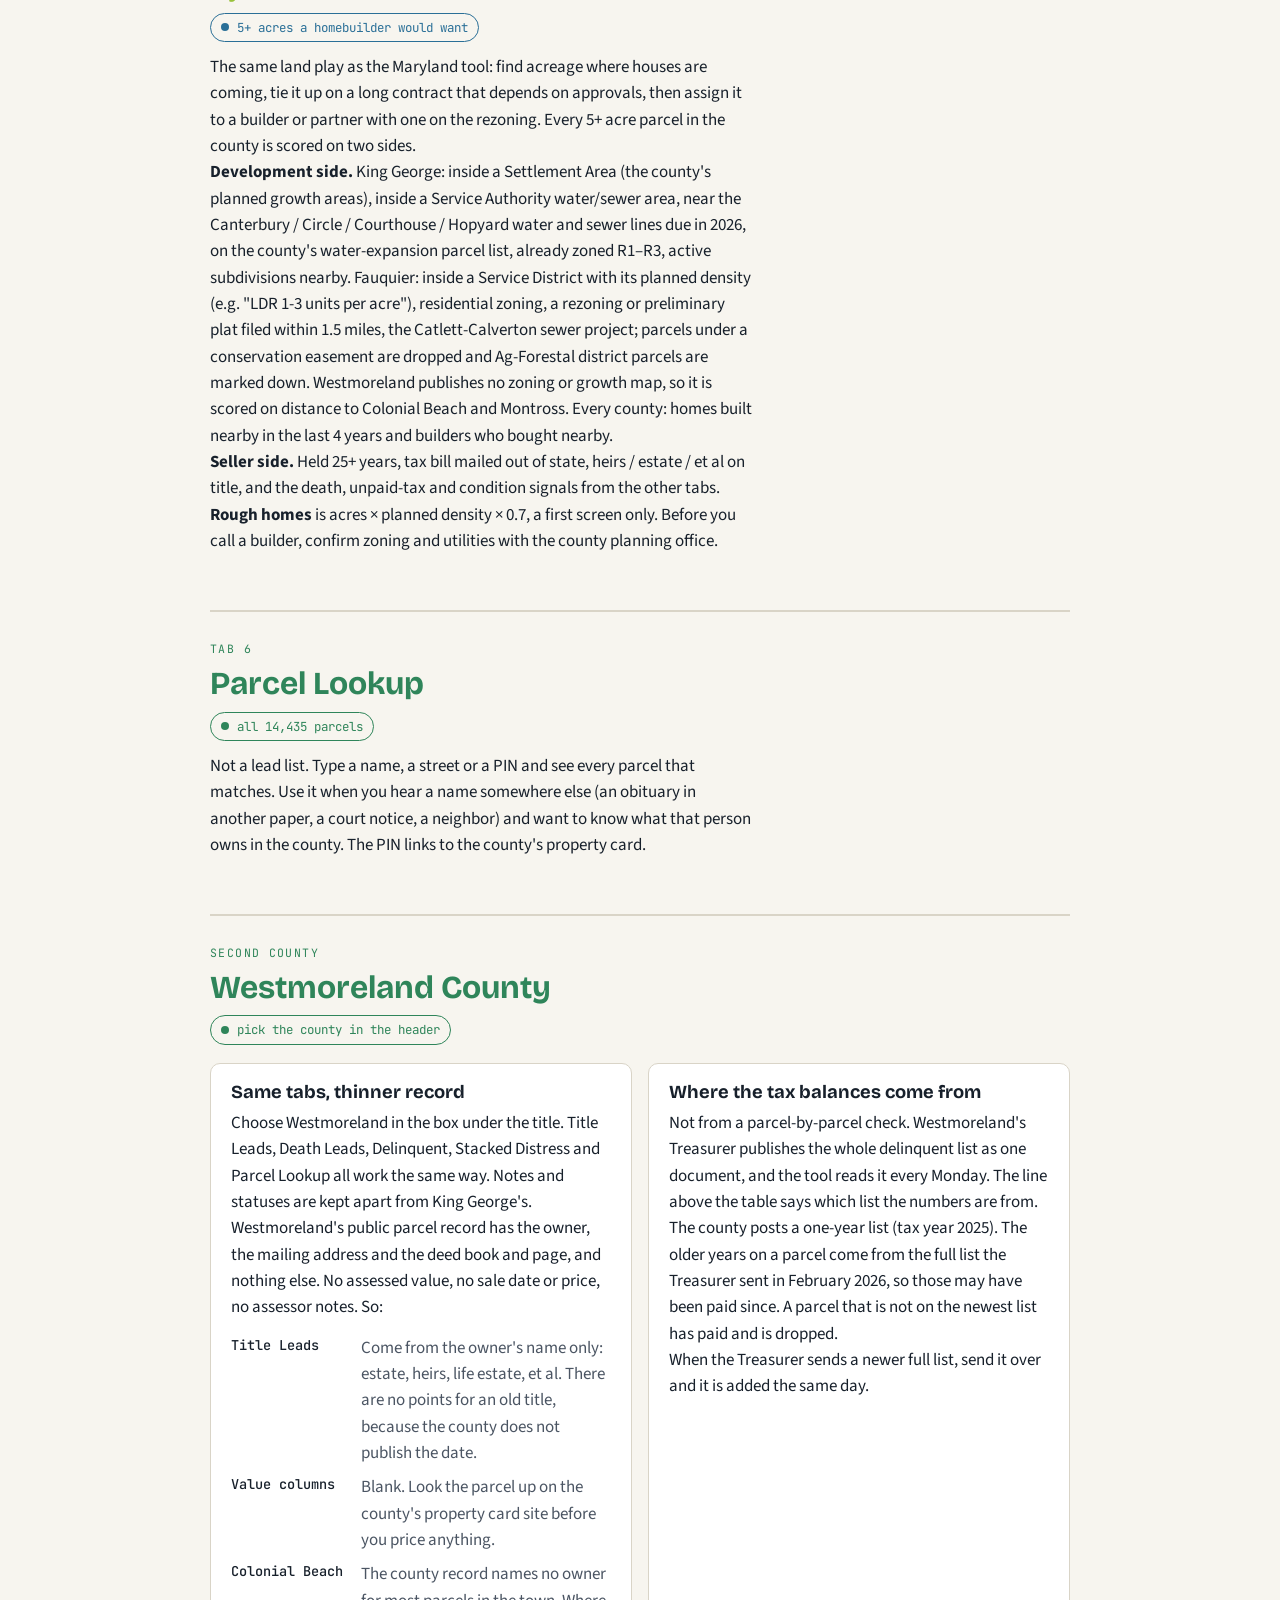
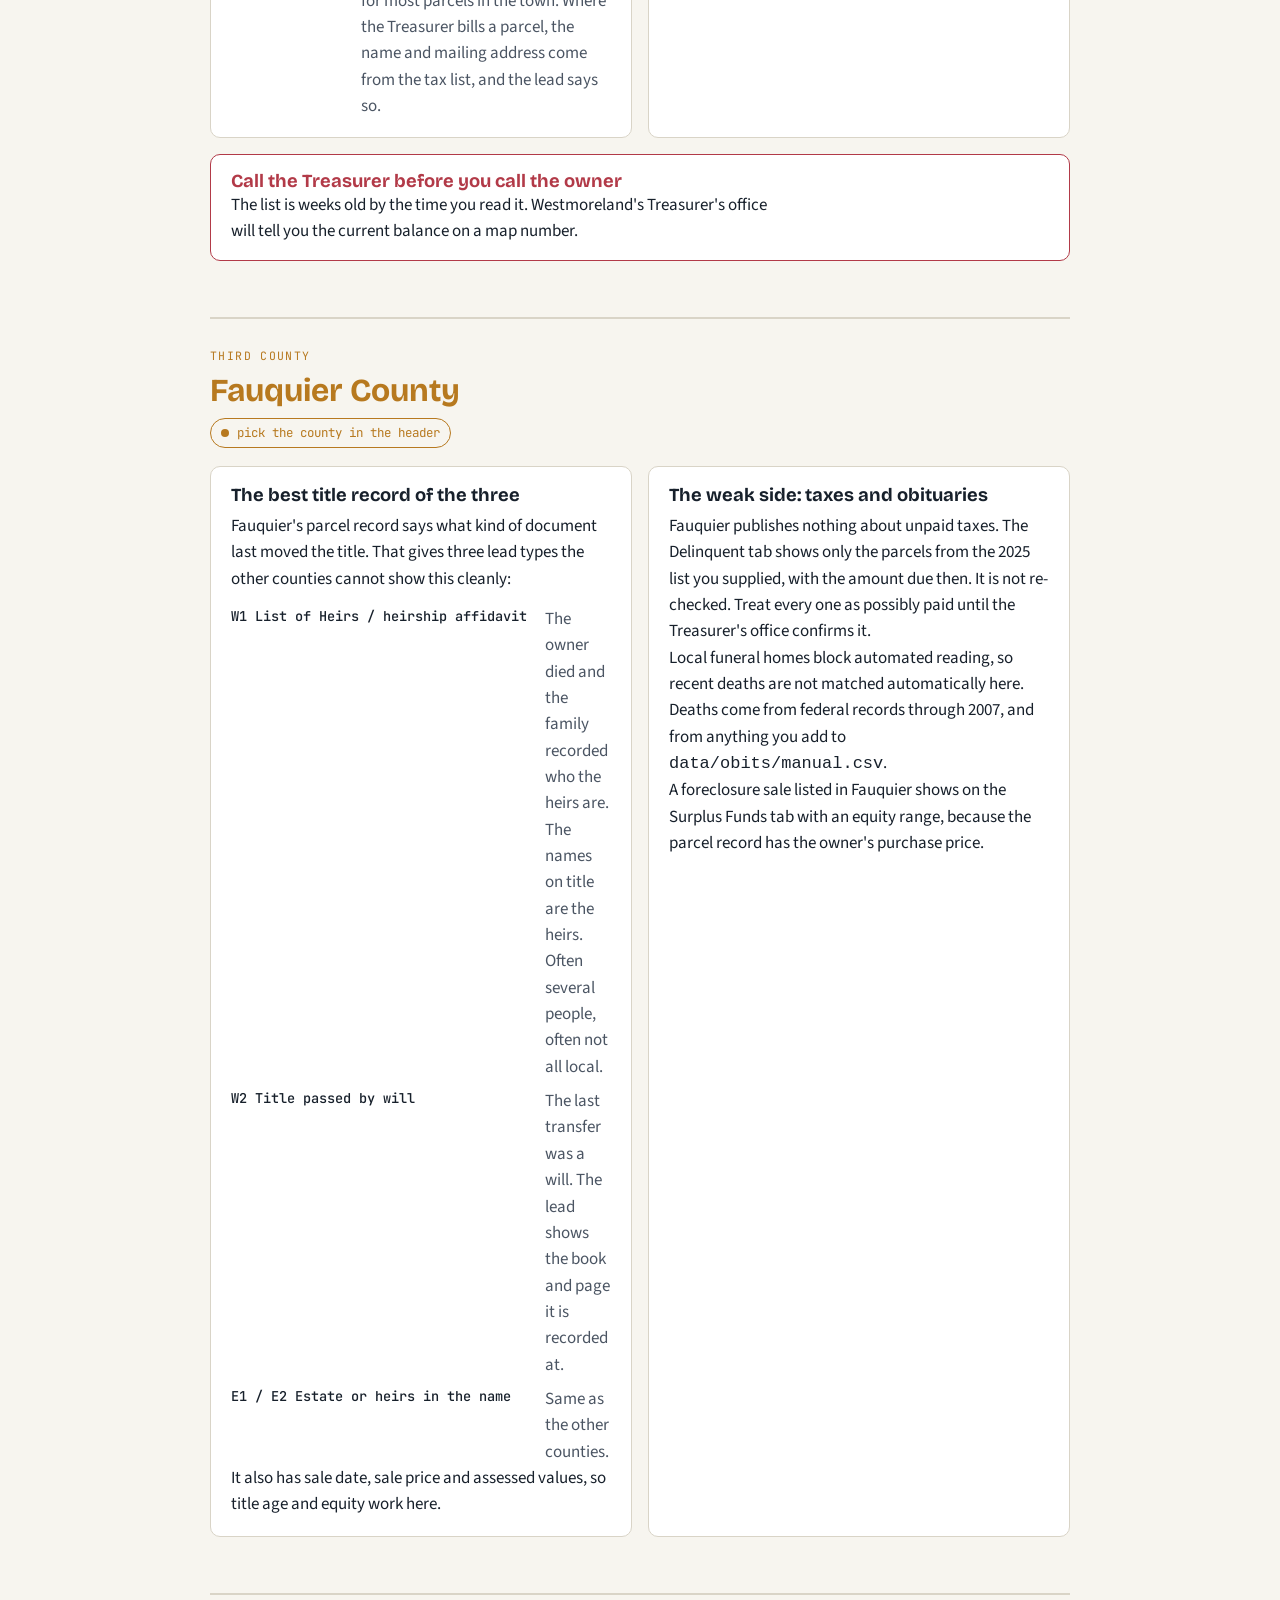
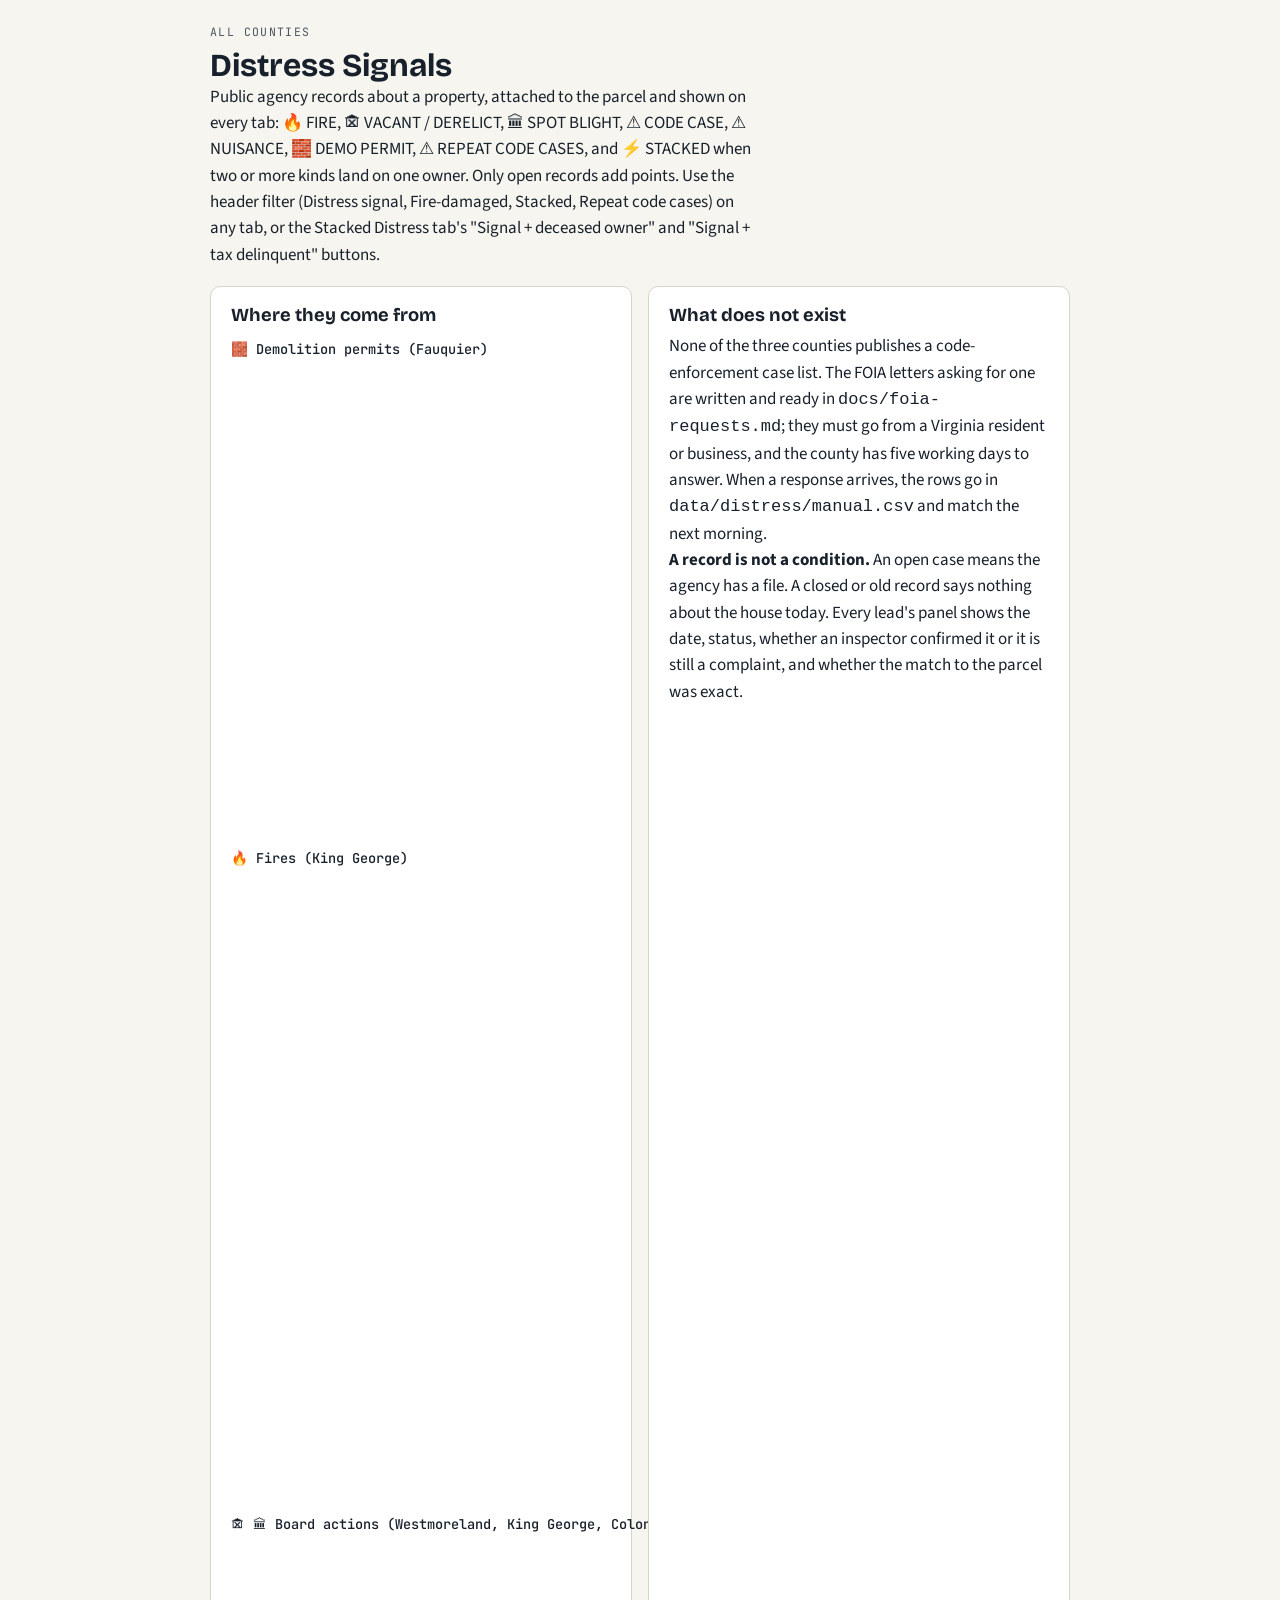
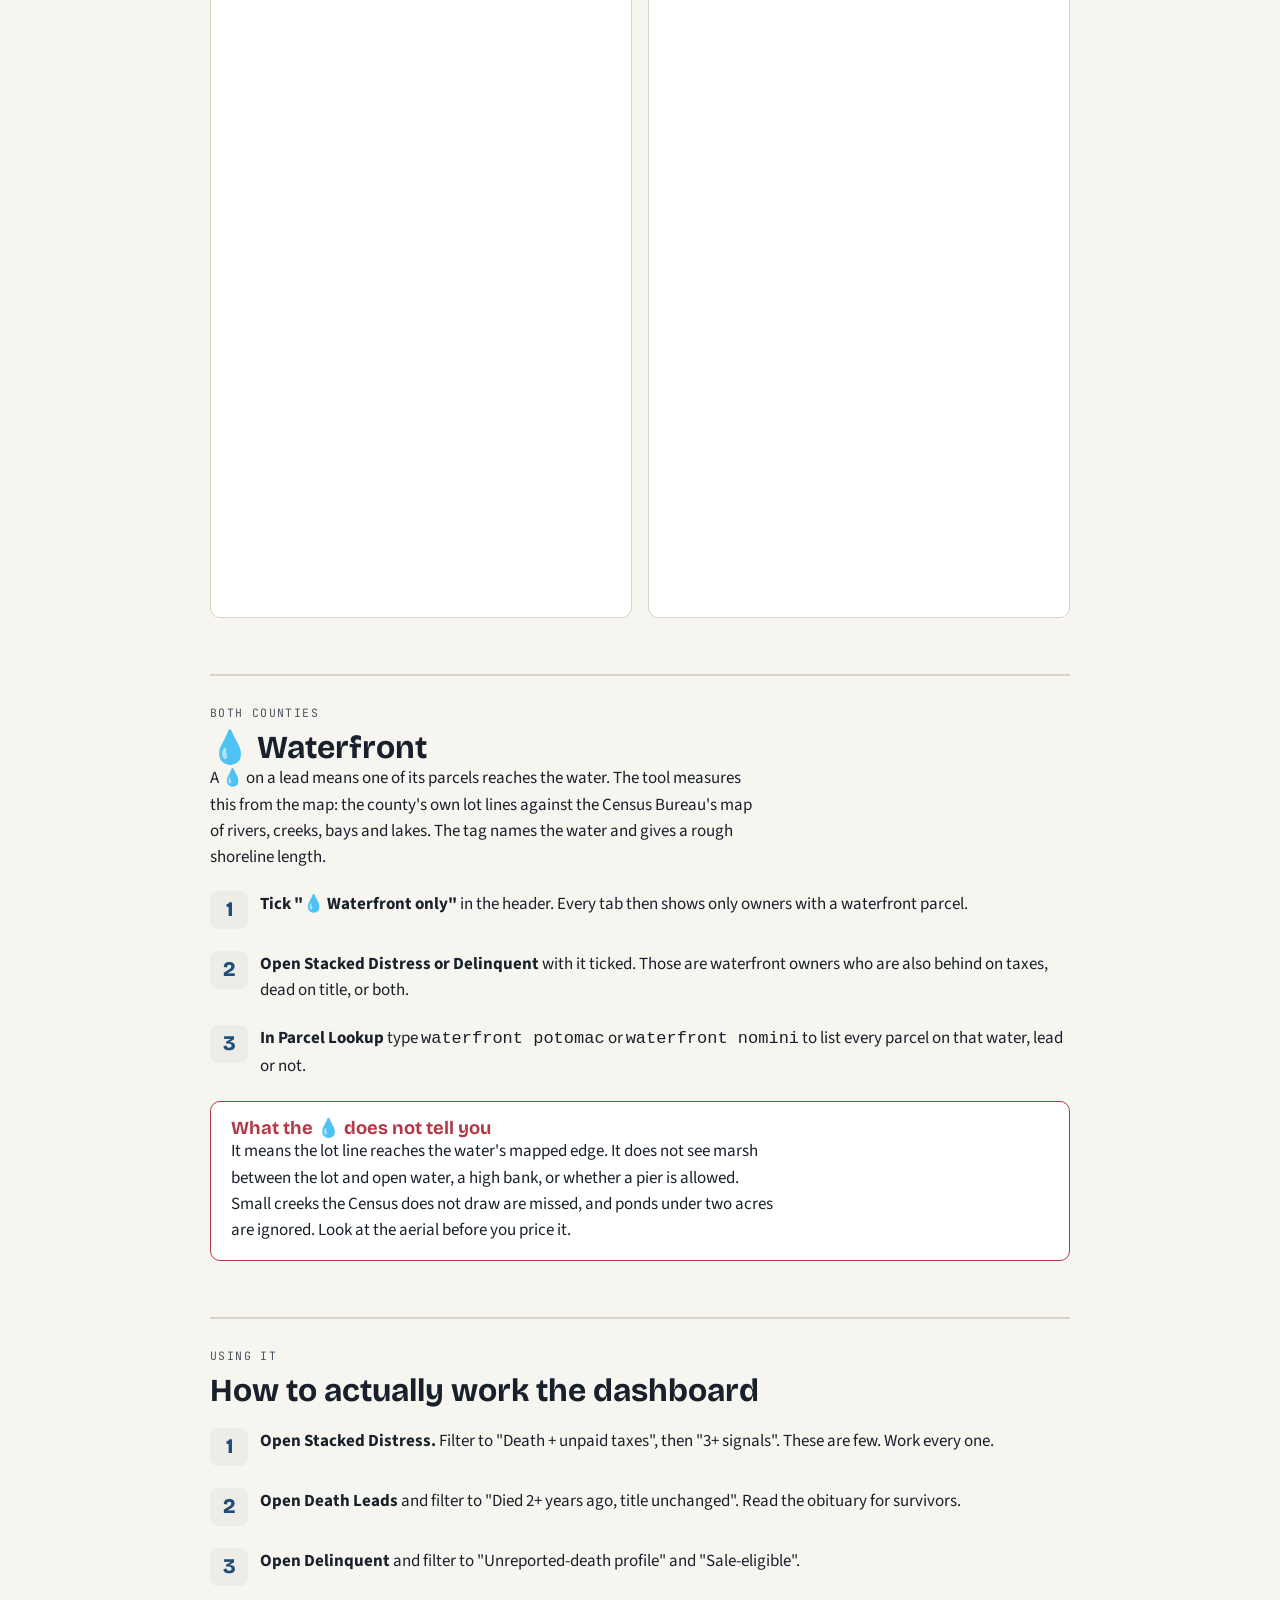
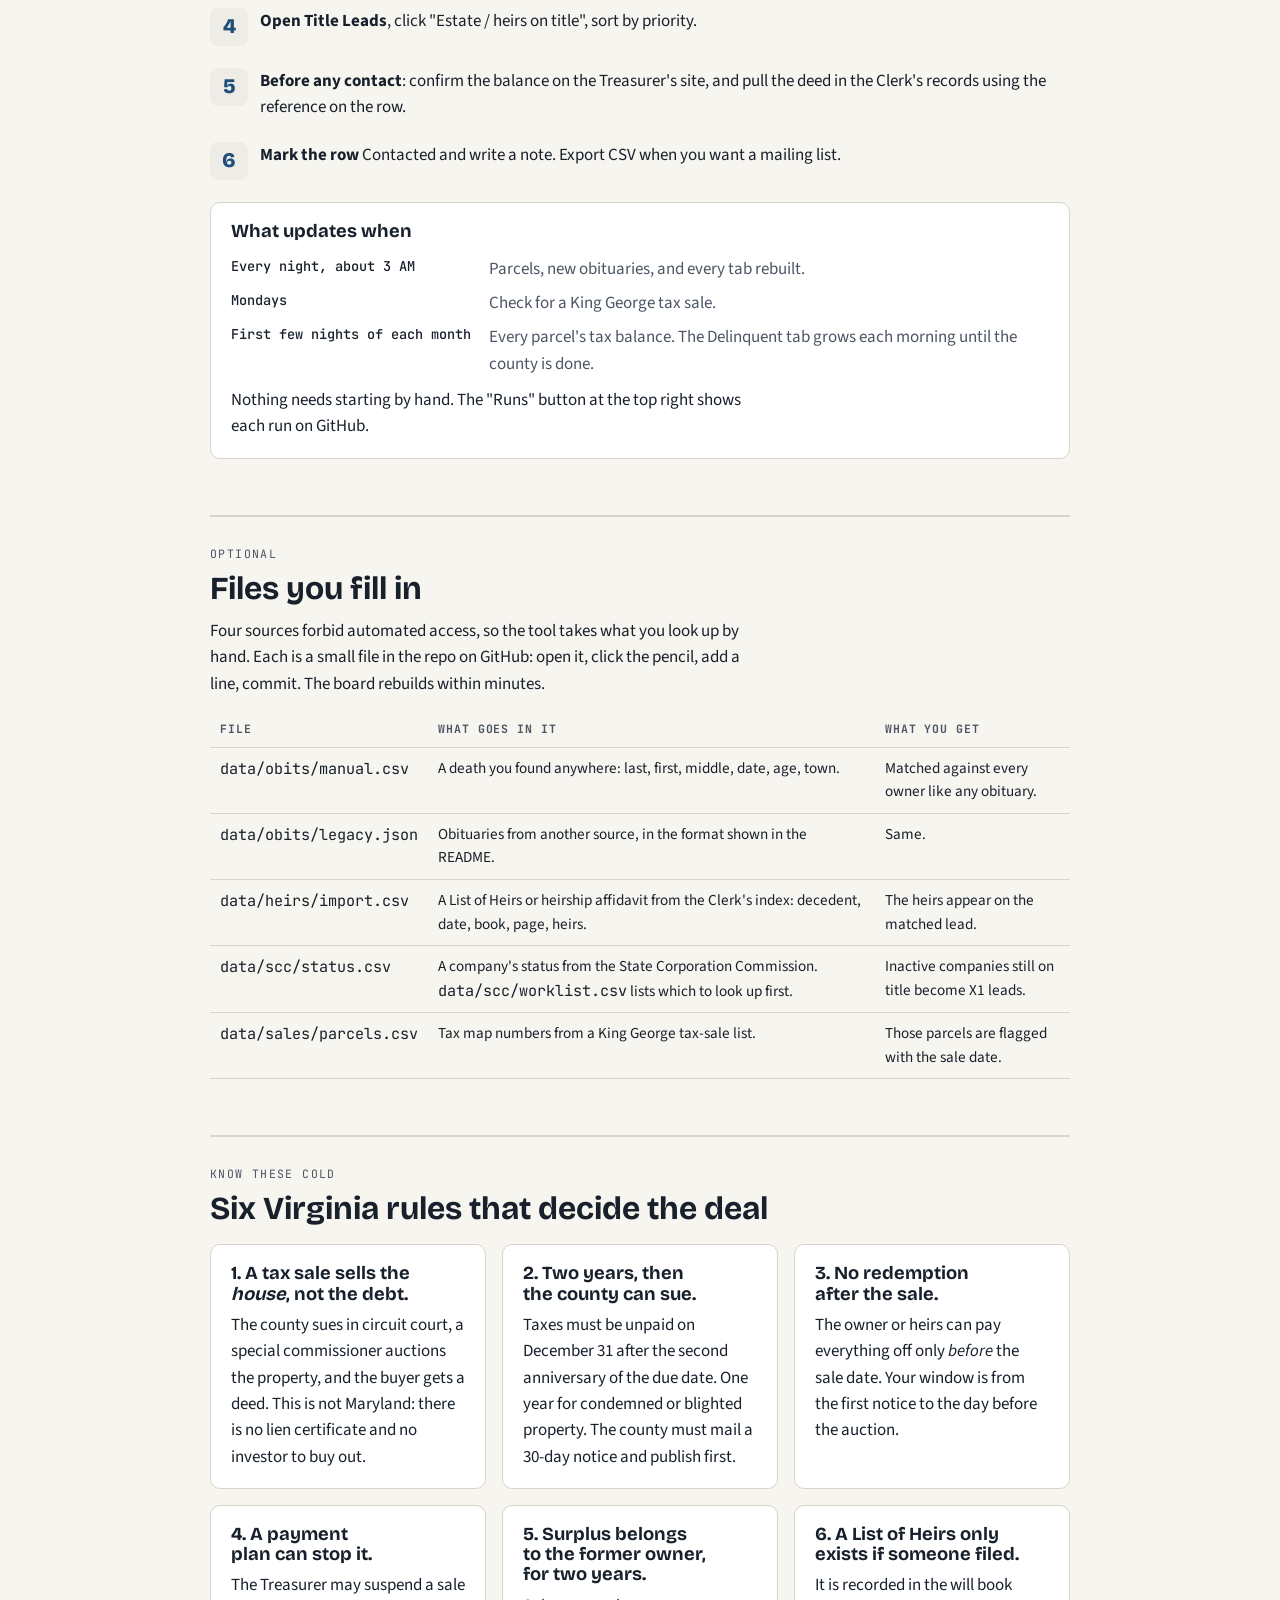
<file: guide.html>
<!doctype html>
<html lang="en">
<head>
<meta charset="utf-8">
<meta name="viewport" content="width=device-width, initial-scale=1, viewport-fit=cover">
<title>VA Property Leads Field Guide</title>
<meta name="robots" content="noindex">
<link rel="stylesheet" href="https://fonts.googleapis.com/css2?family=Bricolage+Grotesque:opsz,wght@12..96,500;12..96,700;12..96,800&family=Source+Sans+3:ital,wght@0,400;0,600;1,400&family=JetBrains+Mono:wght@500&display=swap">
<style>
/* Layout: a field manual — one column of reading width, color-coded chapters that match the dashboard's tabs, examples set in "case file" boxes. */
:root {
  --paper: #f7f5ef;
  --ink: #17202b;
  --ink-2: #4b5563;
  --rule: #d9d4c7;
  --card: #ffffff;
  --accent: #1f4e79;          /* ink navy: links, section markers */
  --death: #b23a48;           /* Recent Death Leads */
  --title: #2a6f97;           /* Title Leads */
  --surplus: #b7791f;         /* Surplus (amber, same family as the dashboard) */
  --buy: #2f855a;             /* Buy window / still owned */
  --stranded: #6b46c1;        /* Lien stranded */
  --county: #c05621;          /* Failed foreclosures */
  --tint: rgba(23,32,43,0.04);
  --display: "Bricolage Grotesque", "Avenir Next", "Segoe UI", sans-serif;
  --body: "Source Sans 3", "Helvetica Neue", Arial, sans-serif;
  --mono: "JetBrains Mono", "SFMono-Regular", Consolas, monospace;
}
@media (prefers-color-scheme: dark) { :root:not([data-theme="light"]) {
  --paper: #14181e; --ink: #ecebe4; --ink-2: #aab2bd; --rule: #2c333c; --card: #1b2129;
  --accent: #8ab4dc; --death: #e07a86; --title: #6fb0d6; --surplus: #e2b04a; --buy: #6cc08b; --stranded: #b39ddb; --county: #f0925c;
  --tint: rgba(255,255,255,0.05); color-scheme: dark } }
:root[data-theme="dark"] {
  --paper: #14181e; --ink: #ecebe4; --ink-2: #aab2bd; --rule: #2c333c; --card: #1b2129;
  --accent: #8ab4dc; --death: #e07a86; --title: #6fb0d6; --surplus: #e2b04a; --buy: #6cc08b; --stranded: #b39ddb; --county: #f0925c;
  --tint: rgba(255,255,255,0.05); color-scheme: dark }

body { background: var(--paper); color: var(--ink); font-family: var(--body); font-size: 17px; line-height: 1.55; margin: 0; }
.wrap { max-width: 860px; margin: 0 auto; padding-inline: 20px; padding-block: 40px 80px; }
h1, h2, h3 { font-family: var(--display); text-wrap: balance; line-height: 1.1; margin: 0; }
h1 { font-size: clamp(2rem, 6vw, 3.2rem); font-weight: 800; letter-spacing: -0.02em; }
h2 { font-size: clamp(1.5rem, 4vw, 2rem); font-weight: 700; margin-top: 8px; }
h3 { font-size: 1.15rem; font-weight: 700; }
p { margin: 0; max-width: 68ch; }
.lede { font-size: 1.25rem; color: var(--ink-2); margin-top: 14px; max-width: 60ch; }
.eyebrow { font-family: var(--mono); font-size: 0.72rem; letter-spacing: 0.12em; text-transform: uppercase; color: var(--ink-2); }
.stack { display: grid; gap: 14px; }
.section { margin-top: 56px; padding-top: 28px; border-top: 2px solid var(--rule); }
.chapter { --c: var(--accent); }
.chapter .eyebrow { color: var(--c); }
.chapter h2 { color: var(--c); }
.tab-pill { display: inline-flex; align-items: center; gap: 8px; font-family: var(--mono); font-size: 0.78rem; padding: 4px 10px; border-radius: 999px; border: 1.5px solid var(--c); color: var(--c); margin-top: 10px; }
.tab-pill::before { content: ""; width: 8px; height: 8px; border-radius: 50%; background: var(--c); }

.grid2 { display: grid; grid-template-columns: repeat(auto-fit, minmax(260px, 1fr)); gap: 16px; margin-top: 18px; }
.box { background: var(--card); border: 1px solid var(--rule); border-radius: 10px; padding: 18px 20px; min-width: 0; }
.box h3 { margin-bottom: 8px; }
.box.case { border-left: 5px solid var(--c); }
.case .who { font-family: var(--mono); font-size: 0.82rem; color: var(--ink-2); }
.num { font-family: var(--display); font-weight: 800; font-size: 1.6rem; letter-spacing: -0.01em; font-variant-numeric: tabular-nums; }
.say { background: var(--tint); border-radius: 8px; padding: 14px 16px; font-style: italic; margin-top: 14px; }
.say b { font-style: normal; font-family: var(--mono); font-size: 0.75rem; letter-spacing: 0.08em; text-transform: uppercase; display: block; margin-bottom: 6px; color: var(--c); }
ol, ul { margin: 10px 0 0; padding-left: 22px; }
li { margin: 6px 0; }
li::marker { color: var(--c, var(--accent)); font-weight: 700; }
.steps { counter-reset: s; list-style: none; padding: 0; display: grid; gap: 10px; margin-top: 14px; }
.steps li { counter-increment: s; display: grid; grid-template-columns: 38px 1fr; gap: 12px; align-items: start; }
.steps li::before { content: counter(s); font-family: var(--display); font-weight: 800; font-size: 1.3rem; color: var(--accent); background: var(--tint); border-radius: 8px; width: 38px; height: 38px; display: grid; place-items: center; }
.stage { display: inline-block; font-family: var(--mono); font-size: 0.74rem; padding: 2px 9px; border-radius: 999px; border: 1.5px solid currentColor; }
.warn { border: 1.5px solid var(--death); border-radius: 10px; padding: 16px 20px; background: var(--card); }
.warn h3 { color: var(--death); }
table { border-collapse: collapse; width: 100%; font-size: 0.95rem; }
th, td { text-align: left; padding: 9px 10px; border-bottom: 1px solid var(--rule); vertical-align: top; }
th { font-family: var(--mono); font-size: 0.72rem; letter-spacing: 0.08em; text-transform: uppercase; color: var(--ink-2); }
.scroll { overflow-x: auto; }
.mermaid { background: var(--card); border: 1px solid var(--rule); border-radius: 10px; padding: 14px; margin-top: 18px; overflow-x: auto; }
dl { display: grid; grid-template-columns: max-content 1fr; gap: 8px 18px; margin: 14px 0 0; }
dt { font-family: var(--mono); font-size: 0.85rem; font-weight: 500; }
dd { margin: 0; color: var(--ink-2); }
@media (max-width: 520px) { dl { grid-template-columns: 1fr; gap: 2px 0; } dd { margin-bottom: 8px; } body { font-size: 16px; } }
a { color: var(--accent); }
.money { font-family: var(--mono); font-variant-numeric: tabular-nums; }
.foot { margin-top: 60px; color: var(--ink-2); font-size: 0.9rem; border-top: 1px solid var(--rule); padding-top: 16px; }

/* standalone page: give the guide its own ground and a way back */
html, body { margin: 0; }
.topbar { position: sticky; top: 0; z-index: 5; background: var(--paper); border-bottom: 1px solid var(--rule); }
.topbar .in { max-width: 860px; margin: 0 auto; padding: 10px 20px; display: flex; align-items: center; justify-content: space-between; gap: 12px; font-family: var(--mono); font-size: 0.78rem; }
.topbar a { color: var(--accent); text-decoration: none; }
.topbar a:hover { text-decoration: underline; }
.toc { display: flex; flex-wrap: wrap; gap: 6px 14px; margin-top: 16px; font-family: var(--mono); font-size: 0.78rem; }
.toc a { color: var(--accent); text-decoration: none; padding: 4px 10px; border: 1px solid var(--rule); border-radius: 999px; }
</style>
</head>
<body>
<div class="topbar"><div class="in"><a href="index.html">← Back to the dashboard</a><span>Pages of Purpose LLC · internal</span></div></div>

<div class="wrap">

<div class="eyebrow">Pages of Purpose LLC · how the lead tool works</div>
<h1>VA Property Leads Field Guide</h1>
<p class="lede">The tool finds King George County property owners who have a problem they can't easily fix on their own. This guide explains each tab in plain English, with a real case for each, what to check before you call, and what to say.</p>
<nav class="toc">
  <a href="#start">Start here</a><a href="#stack">Stacked Distress</a><a href="#title">Title Leads</a><a href="#death">Death Leads</a><a href="#delinq">Delinquent</a><a href="#lookup">Parcel Lookup</a><a href="#routine">Daily routine</a><a href="#files">Files you fill in</a><a href="#rules">The Virginia rules</a><a href="#glossary">Glossary</a>
</nav>

<div class="section" id="start">
  <div class="eyebrow">Start here</div>
  <h2>The one idea behind everything</h2>
  <p style="margin-top:12px">People sell a house for cash because something happened. Someone died and the house is still in their name. The taxes stopped being paid. Four cousins inherited a lot none of them wants. The house has sat empty for years. Each tab finds one of those situations in <b>public records</b>, so you can reach the owner or the heirs with a real answer. The tool is built property-first: it reads every parcel in the county every night and asks what is wrong with it.</p>

  <div class="grid2">
    <div class="box"><h3>Where the data comes from</h3>
      <ul>
        <li><b>The county's parcel record</b>: all 14,435 assessed parcels, with owner, mailing address, value, deed and will references, and the assessor's notes. Pulled every night.</li>
        <li><b>Obituaries</b> from Storke Funeral Home (King George's own), back to November 2018, checked every night.</li>
        <li><b>Federal death records, 1988 to 2007</b>: the Social Security death file at the National Archives, for people whose address on file was a King George ZIP code. It gives a name and dates, no obituary and no family. These deaths are old, so before you call, check the Clerk's index for a later deed and make sure the owner is not a son or daughter with the same name. Not every death is in it.</li>
        <li><b>2008 to 2017 is a gap.</b> No free source for those years allows automated reading. A death you find by hand (King George Journal archive, the Free Lance-Star, a cemetery record) goes in <code>data/obits/manual.csv</code> and is matched the same night.</li>
        <li><b>The Treasurer's tax inquiry</b>: what each parcel owes and since when. Every parcel is rechecked once a month, over the first few nights.</li>
        <li><b>The county's tax-sale attorneys</b> (Sands Anderson): checked every Monday for a King George auction.</li>
      </ul>
    </div>
    <div class="box"><h3>What the tool does not know</h3>
      <ul>
        <li>Who is alive. It knows who has a published obituary at one funeral home.</li>
        <li>Who the heirs are. That is in the obituary and the Clerk's will books.</li>
        <li>Whether a balance was paid yesterday. Balances are as of the date shown.</li>
        <li>Mortgages and liens. Those are in the land records.</li>
      </ul>
      <p style="margin-top:10px">Every lead says <b>verify before contact</b> for that reason.</p>
    </div>
  </div>

  <div class="box" style="margin-top:16px"><h3>How to read any row</h3>
    <dl>
      <dt>Priority</dt><dd>0 to 100. Red is 70 and up, yellow 50 to 69. Open the row to see exactly which facts added which points.</dd>
      <dt>Owner on Record</dt><dd>The name exactly as the county has it. "A OR B" is Virginia shorthand for two owners, usually with survivorship.</dd>
      <dt>Bill Mailed To</dt><dd>Where the tax bill goes. A different town or state from the property means nobody who owns it lives there.</dd>
      <dt>Status</dt><dd>New, Contacted or Closed, plus your notes. These are saved in your browser only, on the device you used.</dd>
      <dt>Export CSV</dt><dd>Downloads whatever the current filter shows, one line per parcel, ready for skip tracing or mail.</dd>
    </dl>
  </div>
</div>

<div class="section chapter" id="surplus" style="--c: var(--surplus)">
  <div class="eyebrow">Tab 1</div>
  <h2>Surplus Funds</h2>
  <span class="tab-pill">tax sales + foreclosure sales</span>
  <div class="grid2">
    <div class="box">
      <h3>What it finds</h3>
      <p>Sales that left money owed to the person who lost the property, and sales that have not happened yet where the owner still has equity.</p>
      <h3 style="margin-top:16px">The three stages</h3>
      <dl>
        <dt>Tax Sale Sold</dt><dd>The county sued for back taxes and a special commissioner sold the property. The price, less taxes, fees, costs and liens, is held by the Clerk of the Circuit Court for the former owner. The claim ends two years after the court confirmed the sale; then the county keeps it.</dd>
        <dt>Auction Sold</dt><dd>A foreclosure by a substitute trustee, and the county now shows a new owner. If the price beat the debt, the trustee owes the rest to the former owner.</dd>
        <dt>Auction Scheduled</dt><dd>A trustee has advertised a sale. The owner still holds title and can sell until the hammer falls. In Virginia there is no buying it back afterwards. This is a buy lead with a date on it.</dd>
      </dl>
      <h3 style="margin-top:16px">Strong, possible, unconfirmed, not rated</h3>
      <p><b>Strong:</b> the price clears the high end of the estimated payoff by $25,000 and by 30%. <b>Possible:</b> $10,000 over the middle, or thin evidence. <b>Unconfirmed:</b> known only from a deed note; behind the "Deed-scan candidates" box. <b>Not rated:</b> a sale in a neighbouring county, where there is no parcel data to measure equity.</p>
      <h3 style="margin-top:16px">Has it been collected?</h3>
      <p>Nobody publishes that. The panel gives a verdict by the age of the sale and tells you who to ask. When one of you has checked, set the status to <b>Verified – money still unclaimed</b> or <b>Already paid out – dead</b> so the other does not check it again.</p>
    </div>
    <div class="box case">
      <div class="who">case · tax sale, June 2026</div>
      <h3>A 2-acre waterview parcel sold for the taxes</h3>
      <p>The county's record shows a special commissioner's deed "on behalf of" the former owner, a price of <span class="money">$165,000</span>, and about <span class="money">$1,466</span> of taxes on the county's delinquent list. Her tax bill went to an address in Arlington. If the price is right, well over <span class="money">$150,000</span> is sitting with the Clerk in her name, and the clock runs out two years after confirmation.</p>
      <ol>
        <li>The price is six times the assessed value, so read the deed first and confirm it.</li>
        <li>Ask the Clerk of the Circuit Court whether surplus from that sale is still held and when the sale was confirmed.</li>
        <li>Set the status. Then use "Copy letter" and mail the address on file.</li>
      </ol>
      <div class="say"><b>What to say</b>"I'm writing about land in King George County that was sold for back taxes this summer. It sold for much more than the taxes. The difference belongs to you, and the court is holding it. You have to ask for it, and there is a two-year deadline. I'm not asking you for anything; I can tell you where it stands."</div>
    </div>
  </div>
  <div class="warn" style="margin-top:16px"><h3>Virginia lawyer first</h3><p>Pointing a former owner to the Clerk is free and safe. Anything beyond that, such as a fee, an assignment of the surplus, or filing for them, goes to a Virginia attorney before you offer it. Filing a court petition for someone else without a license is a crime in Virginia, and an up-front fee from a homeowner in foreclosure is a prohibited practice. The lead's own panel lists the sections.</p></div>
  <div class="warn" style="margin-top:16px"><h3>Why this tab is thin on foreclosures</h3><p>Only two trustee firms publish a sale list that their terms let a program read. The newspaper notices and most firms' lists forbid it. When you see a King George sale in the paper or on another firm's list, type it into <code>data/surplus/notices.csv</code> with the loan amount from the notice, and it joins the board the same morning.</p></div>
</div>

<div class="section chapter" id="stack" style="--c: var(--stranded)">
  <div class="eyebrow">Tab 2</div>
  <h2>Stacked Distress</h2>
  <span class="tab-pill">death + taxes + title + condition</span>
  <div class="grid2">
    <div class="box">
      <h3>What it finds</h3>
      <p>Owners with more than one thing wrong at once. One row per owner, with every signal side by side: a death, unpaid taxes, how the title reads, and what the assessor wrote about the house. An owner also shows here alone when the assessor notes a house as unsafe, abandoned, burned, unlivable or vacant.</p>
      <h3 style="margin-top:16px">Why start here</h3>
      <p>One signal can be a mistake or already handled. Two that agree rarely are. A death plus unpaid taxes means nobody has taken charge of the property.</p>
      <h3 style="margin-top:16px">The filters</h3>
      <dl>
        <dt>Death + unpaid taxes</dt><dd>The strongest combination on the board.</dd>
        <dt>3+ signals</dt><dd>Work these first.</dd>
        <dt>House in bad shape</dt><dd>The assessor's own notes. They can be years old, so look at the property before you rely on one.</dd>
      </dl>
    </div>
    <div class="box case">
      <div class="who">case · Presidential Lakes, lot 94</div>
      <h3>An estate in Minnesota, 49 tax payments behind</h3>
      <p>Title reads "Swenson Helen L Estate". The bill goes to Minneapolis. The Treasurer shows <span class="money">$8,516</span> unpaid going back to June 2002, on a half-acre lot assessed at <span class="money">$80,000</span>. Two signals: an estate nobody closed, and taxes nobody pays.</p>
      <div class="say"><b>What to say</b>"I'm calling about the lot in King George County that's still in Helen Swenson's name. There are back taxes on it going back a long way. I buy property like that and I can take care of the taxes and the paperwork. Are you the right person in the family to talk to?"</div>
    </div>
  </div>
  <div class="warn" style="margin-top:16px"><h3>There is no violations or fines list</h3><p>King George County does not publish code violations, unsafe-structure orders or liens. The Condition signal comes from the assessor's field notes, which is the nearest free record. A request you can send the county for the real list is in the repo at <span class="money">docs/code-enforcement-request.md</span>.</p></div>
</div>

<div class="section chapter" id="title" style="--c: var(--title)">
  <div class="eyebrow">Tab 3</div>
  <h2>Title Leads</h2>
  <span class="tab-pill">how the county's title reads</span>
  <div class="grid2">
    <div class="box">
      <h3>What it finds</h3>
      <p>Parcels where the name on title tells you ownership is unresolved: an estate, "heirs of", a life estate, "et al", or a will reference. No death record is needed. The county is telling you directly.</p>
      <h3 style="margin-top:16px">Reading the class</h3>
      <dl>
        <dt>E1 Estate</dt><dd>Title is in a dead person's estate. The best class on this tab.</dd>
        <dt>E2 Heirs</dt><dd>"Heirs of" someone. Nobody put the heirs' own names on record. All of them must sign.</dd>
        <dt>E3 Life estate</dt><dd>One person has it for life, others get it after. The life tenant may be alive.</dd>
        <dt>C1 Et al</dt><dd>Several co-owners, usually family who inherited. Any one can be the way in; none can sell alone.</dd>
        <dt>W1 / W2</dt><dd>The parcel points at a List of Heirs or a will book and page.</dd>
        <dt>N1 / N2</dt><dd>The assessor wrote a date of death or a will transfer on the parcel in the last three years. Title has usually already moved to the survivor.</dd>
        <dt>X1</dt><dd>A company the State Corporation Commission shows as no longer active. Appears only after you look one up (see Files you fill in).</dd>
      </dl>
    </div>
    <div class="box case">
      <div class="who">case · 12036 Jersey Rd</div>
      <h3>57 acres titled to an estate since 1935</h3>
      <p>"Harvey Willie Estate", deed book 46 page 34, last transfer 1935, assessed at <span class="money">$577,150</span>. The bill goes care of a relative at a different King George address. Ninety-one years of heirs, none on record.</p>
      <ol>
        <li>Open the row and note the deed reference.</li>
        <li>In the Clerk's records, look in the will book index under the name for a will, a qualification or a List of Heirs.</li>
        <li>The care-of name is your first call.</li>
      </ol>
      <div class="say"><b>What to say</b>"I'm trying to reach whoever handles the Harvey family land on Jersey Road. It's still in Willie Harvey's estate at the county. I help families sort out title like that and I buy when they'd rather sell. Who in the family makes decisions about it?"</div>
    </div>
  </div>
  <div class="box" style="margin-top:16px"><h3>Deed references: DB / PG and Instr.</h3><p>"DB 46 PG 34" is a deed book and page. "Instr. 216 of 2023" is an instrument number; the Clerk stopped using books about 2006. Type either into the Clerk's land-records search by hand. "Undated (old deed book)" means the county has no sale date and the deed is in one of its oldest books.</p></div>
</div>

<div class="section chapter" id="death" style="--c: var(--death)">
  <div class="eyebrow">Tab 4</div>
  <h2>Death Leads</h2>
  <span class="tab-pill">obituary ↔ owner on title</span>
  <div class="grid2">
    <div class="box">
      <h3>What it finds</h3>
      <p>People with a published obituary who are still the owner of record today. Every name on a title is checked separately, so "A OR B" finds a death of either one.</p>
      <h3 style="margin-top:16px">Reading the class</h3>
      <dl>
        <dt>D1</dt><dd>The only owner on title has died.</dd>
        <dt>D5</dt><dd>Every owner on title has died.</dd>
        <dt>D4</dt><dd>One co-owner died. The survivor usually owns it outright and is the person to talk to.</dd>
      </dl>
      <h3 style="margin-top:16px">Identity: High or Medium</h3>
      <p>The death is a fact. Whether the person who died is the person on title is a judgment from name, middle initial, town and dates. <b>High</b> means several of those agree. <b>Medium</b> means check before you do anything. Open the row to see why it matched. Matches on name alone are never shown.</p>
      <h3 style="margin-top:16px">The filter that matters</h3>
      <p>"Died 2+ years ago, title unchanged" is the one. Nobody filed anything, and nobody else is looking.</p>
    </div>
    <div class="box case">
      <div class="who">case · 12084 Dahlgren Rd</div>
      <h3>Died in 2019 at 95, still the only owner</h3>
      <p>Dorothy E. Stevens of King George died August 12, 2019. The house has been in her name alone since 1980 and still is, seven years later. Assessed at <span class="money">$272,200</span>. Taxes were current when checked.</p>
      <ol>
        <li>Open the row and read the obituary; the survivors are listed there.</li>
        <li>Check the Clerk's will book index for a will or a List of Heirs.</li>
        <li>Somebody is paying the taxes. That person is the decision maker.</li>
      </ol>
      <div class="say"><b>What to say</b>"I'm sorry to bother you. I understand Mrs. Stevens passed some years ago and the house on Dahlgren Road is still in her name. If the family ever wants to sell, I can buy it as it is and handle getting the title straightened out. Is that something you'd want to talk about?"</div>
    </div>
  </div>
  <div class="warn" style="margin-top:16px"><h3>These are someone's family</h3><p>Recent deaths (the last few months) are on this tab too. Wait, write before you call, and never open with what you know about the death. If a Medium match turns out to be a different person, you have just told a stranger their relative died.</p></div>
</div>

<div class="section chapter" id="delinq" style="--c: var(--surplus)">
  <div class="eyebrow">Tab 5</div>
  <h2>Delinquent</h2>
  <span class="tab-pill">Treasurer balances</span>
  <div class="grid2">
    <div class="box">
      <h3>What it finds</h3>
      <p>Owners with a prior year's taxes unpaid. Each row shows the amount past due, how many half-year payments are behind (bills are due each June and December), and the date it has been unpaid since. Owners who are only late on the current bill are not shown.</p>
      <h3 style="margin-top:16px">Reading the class</h3>
      <dl>
        <dt>T1 Sale-eligible</dt><dd>The oldest unpaid bill is over two years old. The county is allowed to sue to sell the property.</dd>
        <dt>T2 Delinquent</dt><dd>A prior year is unpaid but not yet old enough to sue. Early, and sometimes an oversight.</dd>
        <dt>P1 Profile</dt><dd>Title is 40+ years old, the bill goes somewhere else, and the taxes stopped. Nothing says the owner died. The pattern does.</dd>
      </dl>
      <h3 style="margin-top:16px">"Treasurer bills" differs from GIS</h3>
      <p>When the Treasurer's name on the bill is not the owner the county map shows, one office knows something the other doesn't. Look at both.</p>
    </div>
    <div class="box case">
      <div class="who">case · Presidential Lakes, lot 23</div>
      <h3>Bought in 1972, bill goes to Texas, nothing paid since 2002</h3>
      <p>A husband and wife took title in 1972. The bill is mailed to a rural route in Boerne, Texas. <span class="money">$17,855</span> is past due across 49 payments on a lot assessed at <span class="money">$80,000</span>. No obituary, no estate on title. This is what an unreported death looks like in county data.</p>
      <ol>
        <li>Search the owners' names for obituaries in Texas.</li>
        <li>Use the Find a Grave links on the Title Leads panel when the owner is also there.</li>
        <li>Mail the address on file; then skip trace the heirs.</li>
      </ol>
      <div class="say"><b>What to say</b>"I'm writing about a lot in Presidential Lakes, King George County, Virginia, in the Throckmorton name. The county shows taxes owing on it for many years. I buy lots like this and pay the back taxes at closing. If it belongs to your family, I'd like to make you an offer."</div>
    </div>
  </div>
  <div class="warn" style="margin-top:16px"><h3>Confirm the balance yourself, same day</h3><p>Balances can be paid any day. Before you call, look the parcel up on the Treasurer's Real Estate Public Inquiry. Do not tell an owner a sale is scheduled unless a banner at the top of the dashboard shows a King George auction.</p></div>
</div>

<div class="section chapter" id="land" style="--c: var(--title)">
  <div class="eyebrow">Dirt Deals</div>
  <h2>🌱 Dirt Deals</h2>
  <span class="tab-pill">5+ acres a homebuilder would want</span>
  <p style="margin-top:12px">The same land play as the Maryland tool: find acreage where houses are coming, tie it up on a long contract that depends on approvals, then assign it to a builder or partner with one on the rezoning. Every 5+ acre parcel in the county is scored on two sides.</p>
  <p><b>Development side.</b> King George: inside a Settlement Area (the county's planned growth areas), inside a Service Authority water/sewer area, near the Canterbury / Circle / Courthouse / Hopyard water and sewer lines due in 2026, on the county's water-expansion parcel list, already zoned R1–R3, active subdivisions nearby. Fauquier: inside a Service District with its planned density (e.g. "LDR 1-3 units per acre"), residential zoning, a rezoning or preliminary plat filed within 1.5 miles, the Catlett-Calverton sewer project; parcels under a conservation easement are dropped and Ag-Forestal district parcels are marked down. Westmoreland publishes no zoning or growth map, so it is scored on distance to Colonial Beach and Montross. Every county: homes built nearby in the last 4 years and builders who bought nearby.</p>
  <p><b>Seller side.</b> Held 25+ years, tax bill mailed out of state, heirs / estate / et al on title, and the death, unpaid-tax and condition signals from the other tabs.</p>
  <p><b>Rough homes</b> is acres × planned density × 0.7, a first screen only. Before you call a builder, confirm zoning and utilities with the county planning office.</p>
</div>

<div class="section chapter" id="lookup" style="--c: var(--buy)">
  <div class="eyebrow">Tab 6</div>
  <h2>Parcel Lookup</h2>
  <span class="tab-pill">all 14,435 parcels</span>
  <p style="margin-top:12px">Not a lead list. Type a name, a street or a PIN and see every parcel that matches. Use it when you hear a name somewhere else (an obituary in another paper, a court notice, a neighbor) and want to know what that person owns in the county. The PIN links to the county's property card.</p>
</div>

<div class="section chapter" id="westmoreland" style="--c: var(--buy)">
  <div class="eyebrow">Second county</div>
  <h2>Westmoreland County</h2>
  <span class="tab-pill">pick the county in the header</span>
  <div class="grid2">
    <div class="box">
      <h3>Same tabs, thinner record</h3>
      <p>Choose Westmoreland in the box under the title. Title Leads, Death Leads, Delinquent, Stacked Distress and Parcel Lookup all work the same way. Notes and statuses are kept apart from King George's.</p>
      <p>Westmoreland's public parcel record has the owner, the mailing address and the deed book and page, and nothing else. No assessed value, no sale date or price, no assessor notes. So:</p>
      <dl>
        <dt>Title Leads</dt><dd>Come from the owner's name only: estate, heirs, life estate, et al. There are no points for an old title, because the county does not publish the date.</dd>
        <dt>Value columns</dt><dd>Blank. Look the parcel up on the county's property card site before you price anything.</dd>
        <dt>Colonial Beach</dt><dd>The county record names no owner for most parcels in the town. Where the Treasurer bills a parcel, the name and mailing address come from the tax list, and the lead says so.</dd>
      </dl>
    </div>
    <div class="box">
      <h3>Where the tax balances come from</h3>
      <p>Not from a parcel-by-parcel check. Westmoreland's Treasurer publishes the whole delinquent list as one document, and the tool reads it every Monday. The line above the table says which list the numbers are from.</p>
      <p>The county posts a one-year list (tax year 2025). The older years on a parcel come from the full list the Treasurer sent in February 2026, so those may have been paid since. A parcel that is not on the newest list has paid and is dropped.</p>
      <p>When the Treasurer sends a newer full list, send it over and it is added the same day.</p>
    </div>
  </div>
  <div class="warn" style="margin-top:16px"><h3>Call the Treasurer before you call the owner</h3><p>The list is weeks old by the time you read it. Westmoreland's Treasurer's office will tell you the current balance on a map number.</p></div>
</div>

<div class="section chapter" id="fauquier" style="--c: var(--surplus)">
  <div class="eyebrow">Third county</div>
  <h2>Fauquier County</h2>
  <span class="tab-pill">pick the county in the header</span>
  <div class="grid2">
    <div class="box">
      <h3>The best title record of the three</h3>
      <p>Fauquier's parcel record says what kind of document last moved the title. That gives three lead types the other counties cannot show this cleanly:</p>
      <dl>
        <dt>W1 List of Heirs / heirship affidavit</dt><dd>The owner died and the family recorded who the heirs are. The names on title are the heirs. Often several people, often not all local.</dd>
        <dt>W2 Title passed by will</dt><dd>The last transfer was a will. The lead shows the book and page it is recorded at.</dd>
        <dt>E1 / E2 Estate or heirs in the name</dt><dd>Same as the other counties.</dd>
      </dl>
      <p>It also has sale date, sale price and assessed values, so title age and equity work here.</p>
    </div>
    <div class="box">
      <h3>The weak side: taxes and obituaries</h3>
      <p>Fauquier publishes nothing about unpaid taxes. The Delinquent tab shows only the parcels from the 2025 list you supplied, with the amount due then. It is not re-checked. Treat every one as possibly paid until the Treasurer's office confirms it.</p>
      <p>Local funeral homes block automated reading, so recent deaths are not matched automatically here. Deaths come from federal records through 2007, and from anything you add to <code>data/obits/manual.csv</code>.</p>
      <p>A foreclosure sale listed in Fauquier shows on the Surplus Funds tab with an equity range, because the parcel record has the owner's purchase price.</p>
    </div>
  </div>
</div>

<div class="section" id="signals">
  <div class="eyebrow">All counties</div>
  <h2>Distress Signals</h2>
  <p>Public agency records about a property, attached to the parcel and shown on every tab: 🔥 FIRE, 🏚 VACANT / DERELICT, 🏛 SPOT BLIGHT, ⚠ CODE CASE, ⚠ NUISANCE, 🧱 DEMO PERMIT, ⚠ REPEAT CODE CASES, and ⚡ STACKED when two or more kinds land on one owner. Only open records add points. Use the header filter (Distress signal, Fire-damaged, Stacked, Repeat code cases) on any tab, or the Stacked Distress tab's "Signal + deceased owner" and "Signal + tax delinquent" buttons.</p>
  <div class="grid2">
    <div class="box">
      <h3>Where they come from</h3>
      <dl>
        <dt>🧱 Demolition permits (Fauquier)</dt><dd>The county's permit portal, four demolition permit types, with address and PIN. A demolition permit means the owner is tearing down or has a house to tear down.</dd>
        <dt>🔥 Fires (King George)</dt><dd>The county's own live Fire &amp; Rescue dispatch feed, structure fires only, plus the county's 2022–23 incident map. A dispatch is a dispatch: the house may be fine. Under 30 days it is marked cooling. Do not call that week.</dd>
        <dt>🏚 🏛 Board actions (Westmoreland, King George, Colonial Beach)</dt><dd>Agendas and minutes read for derelict structure, spot blight, unsafe structure and demolition items that name an address or tax map number. Read the linked minutes before you act; the match is by what the board wrote.</dd>
      </dl>
    </div>
    <div class="box">
      <h3>What does not exist</h3>
      <p>None of the three counties publishes a code-enforcement case list. The FOIA letters asking for one are written and ready in <code>docs/foia-requests.md</code>; they must go from a Virginia resident or business, and the county has five working days to answer. When a response arrives, the rows go in <code>data/distress/manual.csv</code> and match the next morning.</p>
      <p><b>A record is not a condition.</b> An open case means the agency has a file. A closed or old record says nothing about the house today. Every lead's panel shows the date, status, whether an inspector confirmed it or it is still a complaint, and whether the match to the parcel was exact.</p>
    </div>
  </div>
</div>

<div class="section" id="waterfront">
  <div class="eyebrow">Both counties</div>
  <h2>💧 Waterfront</h2>
  <p>A 💧 on a lead means one of its parcels reaches the water. The tool measures this from the map: the county's own lot lines against the Census Bureau's map of rivers, creeks, bays and lakes. The tag names the water and gives a rough shoreline length.</p>
  <ol class="steps">
    <li><div><b>Tick "💧 Waterfront only"</b> in the header. Every tab then shows only owners with a waterfront parcel.</div></li>
    <li><div><b>Open Stacked Distress or Delinquent</b> with it ticked. Those are waterfront owners who are also behind on taxes, dead on title, or both.</div></li>
    <li><div><b>In Parcel Lookup</b> type <code>waterfront potomac</code> or <code>waterfront nomini</code> to list every parcel on that water, lead or not.</div></li>
  </ol>
  <div class="warn" style="margin-top:16px"><h3>What the 💧 does not tell you</h3><p>It means the lot line reaches the water's mapped edge. It does not see marsh between the lot and open water, a high bank, or whether a pier is allowed. Small creeks the Census does not draw are missed, and ponds under two acres are ignored. Look at the aerial before you price it.</p></div>
</div>

<div class="section" id="routine">
  <div class="eyebrow">Using it</div>
  <h2>How to actually work the dashboard</h2>
  <ol class="steps">
    <li><div><b>Open Stacked Distress.</b> Filter to "Death + unpaid taxes", then "3+ signals". These are few. Work every one.</div></li>
    <li><div><b>Open Death Leads</b> and filter to "Died 2+ years ago, title unchanged". Read the obituary for survivors.</div></li>
    <li><div><b>Open Delinquent</b> and filter to "Unreported-death profile" and "Sale-eligible".</div></li>
    <li><div><b>Open Title Leads</b>, click "Estate / heirs on title", sort by priority.</div></li>
    <li><div><b>Before any contact</b>: confirm the balance on the Treasurer's site, and pull the deed in the Clerk's records using the reference on the row.</div></li>
    <li><div><b>Mark the row</b> Contacted and write a note. Export CSV when you want a mailing list.</div></li>
  </ol>
  <div class="box" style="margin-top:16px"><h3>What updates when</h3>
    <dl>
      <dt>Every night, about 3 AM</dt><dd>Parcels, new obituaries, and every tab rebuilt.</dd>
      <dt>Mondays</dt><dd>Check for a King George tax sale.</dd>
      <dt>First few nights of each month</dt><dd>Every parcel's tax balance. The Delinquent tab grows each morning until the county is done.</dd>
    </dl>
    <p style="margin-top:10px">Nothing needs starting by hand. The "Runs" button at the top right shows each run on GitHub.</p>
  </div>
</div>

<div class="section" id="files">
  <div class="eyebrow">Optional</div>
  <h2>Files you fill in</h2>
  <p style="margin-top:12px">Four sources forbid automated access, so the tool takes what you look up by hand. Each is a small file in the repo on GitHub: open it, click the pencil, add a line, commit. The board rebuilds within minutes.</p>
  <div class="scroll" style="margin-top:14px"><table>
    <tr><th>File</th><th>What goes in it</th><th>What you get</th></tr>
    <tr><td class="money">data/obits/manual.csv</td><td>A death you found anywhere: last, first, middle, date, age, town.</td><td>Matched against every owner like any obituary.</td></tr>
    <tr><td class="money">data/obits/legacy.json</td><td>Obituaries from another source, in the format shown in the README.</td><td>Same.</td></tr>
    <tr><td class="money">data/heirs/import.csv</td><td>A List of Heirs or heirship affidavit from the Clerk's index: decedent, date, book, page, heirs.</td><td>The heirs appear on the matched lead.</td></tr>
    <tr><td class="money">data/scc/status.csv</td><td>A company's status from the State Corporation Commission. <span class="money">data/scc/worklist.csv</span> lists which to look up first.</td><td>Inactive companies still on title become X1 leads.</td></tr>
    <tr><td class="money">data/sales/parcels.csv</td><td>Tax map numbers from a King George tax-sale list.</td><td>Those parcels are flagged with the sale date.</td></tr>
  </table></div>
</div>

<div class="section" id="rules">
  <div class="eyebrow">Know these cold</div>
  <h2>Six Virginia rules that decide the deal</h2>
  <div class="grid2">
    <div class="box"><h3>1. A tax sale sells the <em>house</em>, not the debt.</h3><p>The county sues in circuit court, a special commissioner auctions the property, and the buyer gets a deed. This is not Maryland: there is no lien certificate and no investor to buy out.</p></div>
    <div class="box"><h3>2. Two years, then the county can sue.</h3><p>Taxes must be unpaid on December 31 after the second anniversary of the due date. One year for condemned or blighted property. The county must mail a 30-day notice and publish first.</p></div>
    <div class="box"><h3>3. No redemption after the sale.</h3><p>The owner or heirs can pay everything off only <em>before</em> the sale date. Your window is from the first notice to the day before the auction.</p></div>
    <div class="box"><h3>4. A payment plan can stop it.</h3><p>The Treasurer may suspend a sale on a plan of up to 72 months. An owner who says "I'm on a plan" may be right.</p></div>
    <div class="box"><h3>5. Surplus belongs to the former owner, for two years.</h3><p>Sale money above taxes, costs and liens goes to the former owner or heirs. Unclaimed after two years from confirmation, it goes to the county. Talk to a Virginia lawyer before offering to recover surplus for a fee.</p></div>
    <div class="box"><h3>6. A List of Heirs only exists if someone filed.</h3><p>It is recorded in the will book when someone qualifies as executor or administrator, or probates a will. No filing, no list, and the heirs take by law. Those are the deals nobody else finds.</p></div>
  </div>
  <p style="margin-top:14px">The Code sections behind each rule are in <span class="money">docs/virginia-law.md</span> in the repo. None of this is legal advice.</p>
</div>

<div class="section" id="glossary">
  <div class="eyebrow">Reference</div>
  <h2>Glossary</h2>
  <dl>
    <dt>PIN / tax map number</dt><dd>The county's ID for a parcel, like 33-105.</dd>
    <dt>A OR B</dt><dd>Two owners, usually with survivorship: when one dies the other owns it all.</dd>
    <dt>Et al / etals</dt><dd>"And others". More owners than fit on the line.</dd>
    <dt>Life estate</dt><dd>Someone may use the property for life; named others own it afterward.</dd>
    <dt>C/O, %</dt><dd>"Care of". The bill goes to someone handling it for the owner.</dd>
    <dt>DB / PG, WB / PG</dt><dd>Deed book and page; will book and page.</dd>
    <dt>Instr.</dt><dd>Instrument number: how deeds have been indexed since about 2006.</dd>
    <dt>List of Heirs</dt><dd>A sworn list of a decedent's heirs, recorded in the will book.</dd>
    <dt>Qualification</dt><dd>The Clerk appointing an executor or administrator. That person can sign for the estate.</dd>
    <dt>Special commissioner</dt><dd>The lawyer the court appoints to sell a tax-delinquent property.</dd>
    <dt>Assessed</dt><dd>The county's value for tax purposes, not a market price.</dd>
    <dt>Identity confidence</dt><dd>How sure the tool is that a person who died is the person on title.</dd>
  </dl>
  <div class="foot">Built from public records of King George County, Virginia. Verify every lead in the Clerk's and Treasurer's records before you contact anyone.</div>
</div>

</div>
</body>
</html>
</file>
<file: static/css/style.css>
/* ═══════════════════════════════════════════════
   VA PROPERTY LEADS — same theme as md-property-leads
   ═══════════════════════════════════════════════ */

:root {
    --bg-primary: #0a0a0f;
    --bg-secondary: #12121a;
    --bg-card: #16161f;
    --bg-hover: #1e1e2a;
    --border: #2a2a3a;
    --border-glow: #3a3a5a;

    --cyan: #00f0ff;
    --cyan-dim: #00a8b3;
    --cyan-glow: rgba(0, 240, 255, 0.3);
    --cyan-subtle: rgba(0, 240, 255, 0.08);

    --purple: #bf5af2;
    --purple-dim: #8a3db8;
    --purple-glow: rgba(191, 90, 242, 0.3);
    --purple-subtle: rgba(191, 90, 242, 0.08);

    --pink: #ff2d78;
    --green: #30d158;
    --yellow: #ffd60a;
    --orange: #ff9f0a;
    --red: #ff453a;

    --text-primary: #e8e8f0;
    --text-secondary: #9898a8;
    --text-dim: #5a5a6a;

    --font: 'Inter', -apple-system, BlinkMacSystemFont, 'Segoe UI', sans-serif;
    --font-mono: 'JetBrains Mono', 'Fira Code', 'Consolas', monospace;

    --radius: 8px;
    --radius-lg: 12px;
    --shadow-glow: 0 0 20px rgba(0, 240, 255, 0.1);
}

/* ─── Reset & Base ─── */

* {
    margin: 0;
    padding: 0;
    box-sizing: border-box;
}

html {
    font-size: 14px;
    scroll-behavior: smooth;
}

body {
    font-family: var(--font);
    background: var(--bg-primary);
    color: var(--text-primary);
    min-height: 100vh;
    overflow-x: hidden;
}

/* Animated background grid */
body::before {
    content: '';
    position: fixed;
    top: 0;
    left: 0;
    width: 100%;
    height: 100%;
    background:
        linear-gradient(rgba(0, 240, 255, 0.03) 1px, transparent 1px),
        linear-gradient(90deg, rgba(0, 240, 255, 0.03) 1px, transparent 1px);
    background-size: 50px 50px;
    pointer-events: none;
    z-index: 0;
}

a { color: var(--cyan); text-decoration: none; }
a:hover { text-decoration: underline; }

/* ─── Scrollbar ─── */

::-webkit-scrollbar { width: 6px; height: 6px; }
::-webkit-scrollbar-track { background: var(--bg-secondary); }
::-webkit-scrollbar-thumb { background: var(--border); border-radius: 3px; }
::-webkit-scrollbar-thumb:hover { background: var(--cyan-dim); }

/* ─── Layout ─── */

.app-container {
    position: relative;
    z-index: 1;
    max-width: 1440px;
    margin: 0 auto;
    padding: 20px;
}

/* ─── Header ─── */

.header {
    display: flex;
    align-items: center;
    justify-content: space-between;
    padding: 20px 24px;
    margin-bottom: 24px;
    background: var(--bg-secondary);
    border: 1px solid var(--border);
    border-radius: var(--radius-lg);
    position: relative;
    overflow: hidden;
}

.header::before {
    content: '';
    position: absolute;
    top: 0;
    left: 0;
    right: 0;
    height: 2px;
    background: linear-gradient(90deg, var(--cyan), var(--purple), var(--cyan));
    animation: headerGlow 3s linear infinite;
}

@keyframes headerGlow {
    0%, 100% { opacity: 0.6; }
    50% { opacity: 1; }
}

.header-title {
    display: flex;
    align-items: center;
    gap: 12px;
}

.header-title .logo {
    font-size: 1.8rem;
    font-weight: 800;
    letter-spacing: -0.5px;
    background: linear-gradient(135deg, var(--cyan), var(--purple));
    -webkit-background-clip: text;
    -webkit-text-fill-color: transparent;
    background-clip: text;
    text-shadow: 0 0 30px var(--cyan-glow);
}

.header-title .subtitle {
    font-size: 0.85rem;
    color: var(--text-secondary);
    font-family: var(--font-mono);
}

.header-actions {
    display: flex;
    align-items: center;
    gap: 12px;
}

/* ─── Buttons ─── */

.btn {
    display: inline-flex;
    align-items: center;
    gap: 6px;
    padding: 8px 16px;
    border: 1px solid var(--border);
    border-radius: var(--radius);
    font-family: var(--font);
    font-size: 0.85rem;
    font-weight: 500;
    cursor: pointer;
    transition: all 0.2s ease;
    background: var(--bg-card);
    color: var(--text-primary);
}

.btn:hover {
    border-color: var(--cyan-dim);
    box-shadow: 0 0 12px var(--cyan-glow);
}

.btn-primary {
    background: linear-gradient(135deg, rgba(0, 240, 255, 0.15), rgba(191, 90, 242, 0.15));
    border-color: var(--cyan-dim);
    color: var(--cyan);
}

.btn-primary:hover {
    background: linear-gradient(135deg, rgba(0, 240, 255, 0.25), rgba(191, 90, 242, 0.25));
    box-shadow: 0 0 20px var(--cyan-glow), 0 0 40px rgba(191, 90, 242, 0.1);
}

.btn-danger {
    border-color: var(--red);
    color: var(--red);
}

.btn-export {
    background: linear-gradient(135deg, rgba(48, 209, 88, 0.1), rgba(48, 209, 88, 0.05));
    border-color: var(--green);
    color: var(--green);
}

.btn-export:hover {
    box-shadow: 0 0 12px rgba(48, 209, 88, 0.3);
}

.btn .icon { font-size: 1rem; }

.btn:disabled {
    opacity: 0.5;
    cursor: not-allowed;
}

.btn.loading .icon {
    animation: spin 1s linear infinite;
}

@keyframes spin {
    to { transform: rotate(360deg); }
}

/* ─── Stats Bar ─── */

.stats-grid {
    display: grid;
    grid-template-columns: repeat(auto-fit, minmax(180px, 1fr));
    gap: 16px;
    margin-bottom: 24px;
}

.stat-card {
    background: var(--bg-secondary);
    border: 1px solid var(--border);
    border-radius: var(--radius-lg);
    padding: 18px 20px;
    position: relative;
    overflow: hidden;
    transition: all 0.25s ease;
}

.stat-card:hover {
    border-color: var(--border-glow);
    transform: translateY(-2px);
    box-shadow: var(--shadow-glow);
}

.stat-card::after {
    content: '';
    position: absolute;
    bottom: 0;
    left: 0;
    right: 0;
    height: 2px;
}

.stat-card.cyan::after { background: var(--cyan); box-shadow: 0 0 10px var(--cyan-glow); }
.stat-card.purple::after { background: var(--purple); box-shadow: 0 0 10px var(--purple-glow); }
.stat-card.green::after { background: var(--green); }
.stat-card.pink::after { background: var(--pink); }
.stat-card.yellow::after { background: var(--yellow); }

.stat-card .stat-label {
    font-size: 0.75rem;
    text-transform: uppercase;
    letter-spacing: 1px;
    color: var(--text-secondary);
    margin-bottom: 6px;
}

.stat-card .stat-value {
    font-size: 2rem;
    font-weight: 700;
    font-family: var(--font-mono);
}

.stat-card.cyan .stat-value { color: var(--cyan); text-shadow: 0 0 20px var(--cyan-glow); }
.stat-card.purple .stat-value { color: var(--purple); text-shadow: 0 0 20px var(--purple-glow); }
.stat-card.green .stat-value { color: var(--green); }
.stat-card.pink .stat-value { color: var(--pink); }
.stat-card.yellow .stat-value { color: var(--yellow); }

/* ─── Controls Bar ─── */

.controls {
    display: flex;
    align-items: center;
    gap: 12px;
    margin-bottom: 20px;
    flex-wrap: wrap;
}

.search-box {
    flex: 1;
    min-width: 250px;
    position: relative;
}

.search-box input {
    width: 100%;
    padding: 10px 16px 10px 40px;
    background: var(--bg-secondary);
    border: 1px solid var(--border);
    border-radius: var(--radius);
    color: var(--text-primary);
    font-family: var(--font);
    font-size: 0.9rem;
    transition: all 0.2s;
}

.search-box input:focus {
    outline: none;
    border-color: var(--cyan-dim);
    box-shadow: 0 0 12px var(--cyan-glow);
}

.search-box input::placeholder { color: var(--text-dim); }

.search-box .search-icon {
    position: absolute;
    left: 12px;
    top: 50%;
    transform: translateY(-50%);
    color: var(--text-dim);
    font-size: 1rem;
}

.filter-group {
    display: flex;
    gap: 4px;
    background: var(--bg-secondary);
    border: 1px solid var(--border);
    border-radius: var(--radius);
    padding: 3px;
}

.filter-btn {
    padding: 6px 14px;
    border: none;
    border-radius: 5px;
    font-family: var(--font);
    font-size: 0.8rem;
    cursor: pointer;
    transition: all 0.2s;
    background: transparent;
    color: var(--text-secondary);
}

.filter-btn:hover {
    color: var(--text-primary);
    background: var(--bg-hover);
}

.filter-btn.active {
    background: linear-gradient(135deg, rgba(0, 240, 255, 0.15), rgba(191, 90, 242, 0.1));
    color: var(--cyan);
    font-weight: 600;
}

/* ─── Leads Table ─── */

.leads-container {
    background: var(--bg-secondary);
    border: 1px solid var(--border);
    border-radius: var(--radius-lg);
    overflow: hidden;
}

.leads-table {
    width: 100%;
    border-collapse: collapse;
}

.leads-table thead th {
    padding: 12px 16px;
    text-align: left;
    font-size: 0.75rem;
    text-transform: uppercase;
    letter-spacing: 1px;
    color: var(--text-secondary);
    background: rgba(0, 0, 0, 0.3);
    border-bottom: 1px solid var(--border);
    cursor: pointer;
    user-select: none;
    white-space: nowrap;
    transition: color 0.2s;
}

.leads-table thead th:hover {
    color: var(--cyan);
}

.leads-table thead th.sorted {
    color: var(--cyan);
}

.leads-table thead th .sort-arrow {
    margin-left: 4px;
    font-size: 0.7rem;
}

.leads-table tbody tr {
    border-bottom: 1px solid rgba(42, 42, 58, 0.5);
    transition: all 0.15s;
    cursor: pointer;
}

.leads-table tbody tr:hover {
    background: var(--bg-hover);
    border-color: var(--border-glow);
}

.leads-table tbody td {
    padding: 14px 16px;
    font-size: 0.9rem;
    vertical-align: top;
}

.leads-table .name-cell {
    font-weight: 600;
    color: var(--text-primary);
}

.leads-table .name-cell .obit-link {
    display: block;
    font-size: 0.75rem;
    color: var(--cyan-dim);
    margin-top: 2px;
}

.leads-table .date-cell {
    font-family: var(--font-mono);
    font-size: 0.85rem;
    color: var(--text-secondary);
    white-space: nowrap;
}

.leads-table .property-cell .address {
    font-weight: 500;
}

.leads-table .property-cell .meta {
    font-size: 0.8rem;
    color: var(--text-secondary);
    margin-top: 2px;
}

.leads-table .value-cell {
    font-family: var(--font-mono);
    font-weight: 600;
    color: var(--green);
    white-space: nowrap;
}

.leads-table .county-cell {
    color: var(--purple);
    font-weight: 500;
}

/* ─── Equity Badge ─── */

.equity-cell {
    white-space: nowrap;
}

.equity-badge {
    display: inline-block;
    padding: 3px 10px;
    border-radius: 6px;
    font-size: 0.8rem;
    font-weight: 600;
    font-family: var(--font-mono);
}

.equity-badge .equity-pct {
    font-size: 0.7rem;
    opacity: 0.7;
    margin-left: 4px;
}

.equity-badge.high {
    background: rgba(48, 209, 88, 0.12);
    color: var(--green);
    border: 1px solid rgba(48, 209, 88, 0.25);
}

.equity-badge.medium {
    background: rgba(255, 204, 0, 0.1);
    color: var(--yellow);
    border: 1px solid rgba(255, 204, 0, 0.2);
}

.equity-badge.low {
    background: rgba(255, 45, 120, 0.08);
    color: var(--pink);
    border: 1px solid rgba(255, 45, 120, 0.15);
}

.equity-badge.unknown {
    background: rgba(90, 90, 106, 0.1);
    color: var(--text-dim);
    border: 1px solid rgba(90, 90, 106, 0.2);
}

.equity-badge-inline.high { color: var(--green); }
.equity-badge-inline.medium { color: var(--yellow); }
.equity-badge-inline.low { color: var(--pink); }
.equity-badge-inline.unknown { color: var(--text-dim); }

.equity-conf-badge {
    display: inline-block;
    padding: 2px 8px;
    border-radius: 4px;
    font-size: 0.75rem;
    font-weight: 500;
}

.equity-conf-badge.high {
    background: rgba(48, 209, 88, 0.1);
    color: var(--green);
}

.equity-conf-badge.medium {
    background: rgba(255, 204, 0, 0.1);
    color: var(--yellow);
}

.equity-conf-badge.low {
    background: rgba(255, 45, 120, 0.08);
    color: var(--pink);
}

.equity-conf-badge.unknown {
    background: rgba(90, 90, 106, 0.1);
    color: var(--text-dim);
}

/* ─── Status Badge ─── */

.status-badge {
    display: inline-block;
    padding: 3px 10px;
    border-radius: 20px;
    font-size: 0.75rem;
    font-weight: 600;
    text-transform: uppercase;
    letter-spacing: 0.5px;
}

.status-badge.new {
    background: var(--cyan-subtle);
    color: var(--cyan);
    border: 1px solid rgba(0, 240, 255, 0.2);
}

.status-badge.contacted {
    background: var(--purple-subtle);
    color: var(--purple);
    border: 1px solid rgba(191, 90, 242, 0.2);
}

.status-badge.hot {
    background: rgba(255, 45, 120, 0.1);
    color: var(--pink);
    border: 1px solid rgba(255, 45, 120, 0.2);
    animation: hotPulse 2s ease-in-out infinite;
}

@keyframes hotPulse {
    0%, 100% { box-shadow: 0 0 5px rgba(255, 45, 120, 0.2); }
    50% { box-shadow: 0 0 15px rgba(255, 45, 120, 0.4); }
}

.status-badge.closed {
    background: rgba(90, 90, 106, 0.1);
    color: var(--text-dim);
    border: 1px solid rgba(90, 90, 106, 0.2);
}

/* ─── Lead Detail Modal ─── */

.modal-overlay {
    display: none;
    position: fixed;
    top: 0;
    left: 0;
    width: 100%;
    height: 100%;
    background: rgba(0, 0, 0, 0.7);
    backdrop-filter: blur(4px);
    z-index: 1000;
    align-items: center;
    justify-content: center;
}

.modal-overlay.active {
    display: flex;
}

.modal {
    background: var(--bg-secondary);
    border: 1px solid var(--border-glow);
    border-radius: var(--radius-lg);
    width: 90%;
    max-width: 700px;
    max-height: 85vh;
    overflow-y: auto;
    box-shadow: 0 0 40px var(--cyan-glow), 0 0 80px rgba(191, 90, 242, 0.1);
    animation: modalIn 0.25s ease;
}

@keyframes modalIn {
    from { opacity: 0; transform: scale(0.95) translateY(10px); }
    to { opacity: 1; transform: scale(1) translateY(0); }
}

.modal-header {
    display: flex;
    align-items: center;
    justify-content: space-between;
    padding: 20px 24px;
    border-bottom: 1px solid var(--border);
}

.modal-header h2 {
    font-size: 1.2rem;
    background: linear-gradient(135deg, var(--cyan), var(--purple));
    -webkit-background-clip: text;
    -webkit-text-fill-color: transparent;
    background-clip: text;
}

.modal-close {
    background: none;
    border: none;
    color: var(--text-secondary);
    font-size: 1.4rem;
    cursor: pointer;
    padding: 4px;
    transition: color 0.2s;
}

.modal-close:hover { color: var(--text-primary); }

.modal-body {
    padding: 24px;
}

.detail-section {
    margin-bottom: 20px;
}

.detail-section h3 {
    font-size: 0.8rem;
    text-transform: uppercase;
    letter-spacing: 1px;
    color: var(--cyan-dim);
    margin-bottom: 10px;
    padding-bottom: 6px;
    border-bottom: 1px solid var(--border);
}

.detail-row {
    display: flex;
    padding: 6px 0;
    font-size: 0.9rem;
}

.detail-row .label {
    width: 140px;
    color: var(--text-secondary);
    flex-shrink: 0;
}

.detail-row .value {
    color: var(--text-primary);
    word-break: break-word;
}

.modal-footer {
    display: flex;
    align-items: center;
    gap: 8px;
    padding: 16px 24px;
    border-top: 1px solid var(--border);
}

.modal-footer select {
    padding: 8px 12px;
    background: var(--bg-card);
    border: 1px solid var(--border);
    border-radius: var(--radius);
    color: var(--text-primary);
    font-family: var(--font);
    font-size: 0.85rem;
}

.modal-footer textarea {
    flex: 1;
    padding: 8px 12px;
    background: var(--bg-card);
    border: 1px solid var(--border);
    border-radius: var(--radius);
    color: var(--text-primary);
    font-family: var(--font);
    font-size: 0.85rem;
    resize: vertical;
    min-height: 38px;
}

.modal-footer select:focus,
.modal-footer textarea:focus {
    outline: none;
    border-color: var(--cyan-dim);
}

/* ─── Pagination ─── */

.pagination {
    display: flex;
    align-items: center;
    justify-content: space-between;
    padding: 14px 16px;
    border-top: 1px solid var(--border);
    font-size: 0.85rem;
    color: var(--text-secondary);
}

.pagination-buttons {
    display: flex;
    gap: 6px;
}

.page-btn {
    padding: 6px 12px;
    background: var(--bg-card);
    border: 1px solid var(--border);
    border-radius: var(--radius);
    color: var(--text-secondary);
    font-family: var(--font);
    font-size: 0.8rem;
    cursor: pointer;
    transition: all 0.2s;
}

.page-btn:hover:not(:disabled) {
    border-color: var(--cyan-dim);
    color: var(--cyan);
}

.page-btn:disabled {
    opacity: 0.3;
    cursor: not-allowed;
}

/* ─── Scrape Status Bar ─── */

.scrape-bar {
    display: none;
    align-items: center;
    gap: 12px;
    padding: 12px 20px;
    margin-bottom: 20px;
    background: linear-gradient(135deg, rgba(0, 240, 255, 0.05), rgba(191, 90, 242, 0.05));
    border: 1px solid var(--cyan-dim);
    border-radius: var(--radius);
    font-size: 0.85rem;
    animation: scrapeGlow 2s ease-in-out infinite;
}

.scrape-bar.active { display: flex; }

@keyframes scrapeGlow {
    0%, 100% { box-shadow: 0 0 10px var(--cyan-glow); }
    50% { box-shadow: 0 0 25px var(--cyan-glow), 0 0 50px rgba(191, 90, 242, 0.1); }
}

.scrape-bar .spinner {
    width: 18px;
    height: 18px;
    border: 2px solid var(--border);
    border-top-color: var(--cyan);
    border-radius: 50%;
    animation: spin 0.8s linear infinite;
}

.scrape-bar .message {
    color: var(--cyan);
    font-family: var(--font-mono);
    font-size: 0.8rem;
}

/* ─── Empty State ─── */

.empty-state {
    text-align: center;
    padding: 60px 20px;
    color: var(--text-dim);
}

.empty-state .icon {
    font-size: 3rem;
    margin-bottom: 16px;
    opacity: 0.5;
}

.empty-state h3 {
    font-size: 1.1rem;
    color: var(--text-secondary);
    margin-bottom: 8px;
}

.empty-state p {
    font-size: 0.9rem;
    max-width: 400px;
    margin: 0 auto;
}

/* ─── Responsive ─── */

@media (max-width: 768px) {
    .header {
        flex-direction: column;
        gap: 12px;
        text-align: center;
    }
    .controls { flex-direction: column; }
    .search-box { min-width: 100%; }
    .stats-grid { grid-template-columns: repeat(2, 1fr); }

    .leads-table {
        display: block;
        overflow-x: auto;
    }
}

/* --- shared notes modal: large type (ported from md-property-leads) --- */
.modal-footer {
    display: grid;
    grid-template-columns: 1fr;
    gap: 12px;
    padding: 20px 24px 24px;
    border-top: 1px solid var(--border);
}

.modal-footer .note-row { display: flex; align-items: center; gap: 12px; flex-wrap: wrap; }
.modal-footer .note-row label { font-size: 1rem; color: var(--text-secondary); }

.modal-footer select,
.modal-footer input[type="text"] {
    padding: 12px 14px;
    background: var(--bg-card);
    border: 1px solid var(--border);
    border-radius: var(--radius);
    color: var(--text-primary);
    font-family: var(--font);
    font-size: 1.1rem;
}

.modal-footer textarea {
    width: 100%;
    box-sizing: border-box;
    padding: 14px 16px;
    background: var(--bg-card);
    border: 1px solid var(--border);
    border-radius: var(--radius);
    color: var(--text-primary);
    font-family: var(--font);
    font-size: 1.2rem;
    line-height: 1.5;
    resize: vertical;
    min-height: 170px;
}

.modal-footer .btn-primary { font-size: 1.1rem; padding: 12px 26px; }

.note-history { display: grid; gap: 8px; }
.note-history .note { background: var(--bg-card); border: 1px solid var(--border); border-radius: var(--radius); padding: 10px 14px; font-size: 1.02rem; line-height: 1.45; white-space: pre-wrap; }
.note-history .note .who { font-family: var(--font-mono); font-size: 0.8rem; color: var(--cyan); margin-bottom: 4px; }
.note-sync { font-family: var(--font-mono); font-size: 0.78rem; color: var(--text-dim); }
.note-sync.on { color: var(--green); }
.note-sync.err { color: #ff453a; }

.modal-footer select:focus,
.modal-footer textarea:focus {
    outline: none;
    border-color: var(--cyan-dim);
}

/* ─── Pagination ─── */


.status-badge.verified {
    background: rgba(50, 215, 75, 0.12);
    color: var(--green);
    border: 1px solid rgba(50, 215, 75, 0.3);
}

.status-badge.paid {
    background: rgba(255, 69, 58, 0.1);
    color: #ff6b61;
    border: 1px solid rgba(255, 69, 58, 0.3);
    text-decoration: line-through;
}


.letter-box { white-space: pre-wrap; background: var(--bg-card); border: 1px solid var(--border); border-radius: var(--radius); padding: 14px 16px; font-size: 0.95rem; line-height: 1.55; margin: 8px 0; }
.law-box { border-left: 3px solid var(--yellow); padding: 10px 14px; background: var(--bg-card); border-radius: var(--radius); font-size: 0.86rem; line-height: 1.55; }
.law-box li { margin: 4px 0 4px 18px; }

.chip-water { padding: 2px 8px; border-radius: 999px; font-size: 0.72rem; background: rgba(56, 189, 248, 0.14); border: 1px solid rgba(56, 189, 248, 0.55); color: #7dd3fc; margin-top: 4px; display: inline-block; white-space: nowrap; }

.chip-sig { padding: 2px 8px; border-radius: 999px; font-size: 0.72rem; background: rgba(251, 146, 60, 0.14); border: 1px solid rgba(251, 146, 60, 0.6); color: #fdba74; margin-top: 4px; display: inline-block; white-space: nowrap; }
.chip-fire { background: rgba(248, 113, 113, 0.18); border-color: rgba(248, 113, 113, 0.7); color: #fca5a5; }

/* ── Deal worksheet: PETITO note, Owners & Liens, Deal Calculator (static/js/worksheet.js) ── */
.ws-bar { display: flex; gap: 8px; flex-wrap: wrap; align-items: center; }
.ws-btn { font-size: 0.85rem; padding: 7px 12px; color: var(--cyan); border-color: var(--cyan-dim); }
.ws-sum { font-size: 0.78rem; color: var(--text-secondary); font-family: var(--font-mono); }
.ws-overlay { z-index: 1100; }
.ws-modal { max-width: 860px; }
.ws-tabs { display: flex; gap: 6px; padding: 12px 24px 0; flex-wrap: wrap; }
.ws-tabs button { background: transparent; border: 1px solid var(--border); color: var(--text-secondary); border-radius: 999px; padding: 6px 14px; cursor: pointer; font-size: 0.85rem; }
.ws-tabs button.active { border-color: var(--cyan); color: var(--cyan); background: var(--cyan-subtle); }
.ws-help { font-size: 0.8rem; color: var(--text-secondary); margin-bottom: 14px; line-height: 1.45; }
.ws-card { position: relative; border: 1px solid var(--border); border-radius: var(--radius); padding: 12px 36px 12px 12px; margin-bottom: 10px; background: var(--bg-card); }
.ws-grid { display: grid; grid-template-columns: repeat(auto-fill, minmax(180px, 1fr)); gap: 10px; }
.ws-grid label { display: flex; flex-direction: column; gap: 4px; font-size: 0.72rem; color: var(--text-secondary); text-transform: uppercase; letter-spacing: 0.4px; }
.ws-grid label small { text-transform: none; letter-spacing: 0; color: var(--text-dim); font-size: 0.7rem; }
.ws-grid .ws-wide { grid-column: 1 / -1; }
.ws-grid input, .ws-grid select { background: var(--bg-primary); color: var(--text-primary); border: 1px solid var(--border); border-radius: 6px; padding: 7px 8px; font-size: 0.88rem; font-family: var(--font); text-transform: none; letter-spacing: 0; width: 100%; box-sizing: border-box; }
.ws-grid input:focus, .ws-grid select:focus { outline: none; border-color: var(--cyan-dim); }
.ws-grid .ws-num { font-family: var(--font-mono); }
.ws-del { position: absolute; top: 8px; right: 8px; background: none; border: none; color: var(--text-dim); cursor: pointer; font-size: 1rem; }
.ws-del:hover { color: var(--red); }
.ws-actions { display: flex; gap: 8px; flex-wrap: wrap; margin: 6px 0 12px; }
.ws-empty { color: var(--text-dim); font-size: 0.85rem; padding: 8px 0; }
.ws-totals { font-size: 0.82rem; color: var(--text-secondary); font-family: var(--font-mono); }
.ws-bad { color: var(--red); }
.ws-warn { color: var(--orange); }
.ws-out { margin-top: 16px; border: 1px solid var(--border); border-radius: var(--radius); padding: 10px 14px; background: var(--bg-card); }
.ws-out > div { display: flex; justify-content: space-between; gap: 12px; padding: 4px 0; font-size: 0.88rem; color: var(--text-secondary); }
.ws-out b { color: var(--text-primary); font-family: var(--font-mono); font-weight: 600; }
.ws-out .ws-line { border-top: 1px solid var(--border); margin-top: 4px; padding-top: 8px; }
.ws-out .ws-big b { color: var(--green); font-size: 1.1rem; }
.ws-flag { margin-top: 8px; font-size: 0.84rem; padding: 8px 10px; border-radius: 6px; }
.ws-flag.ws-bad { background: rgba(255, 69, 58, 0.1); border: 1px solid rgba(255, 69, 58, 0.35); }
.ws-flag.ws-warn { background: rgba(255, 159, 10, 0.08); border: 1px solid rgba(255, 159, 10, 0.3); color: var(--text-primary); }
.ws-h4 { margin: 18px 0 8px; font-size: 0.8rem; text-transform: uppercase; letter-spacing: 1px; color: var(--cyan-dim); }
.ws-table { width: 100%; border-collapse: collapse; font-size: 0.84rem; }
.ws-table th, .ws-table td { text-align: left; padding: 6px 8px; border-bottom: 1px solid var(--border); vertical-align: top; }
.ws-table th { color: var(--text-secondary); font-weight: 500; font-size: 0.75rem; text-transform: uppercase; }
.ws-table td:nth-child(n+2) { font-family: var(--font-mono); }
.ws-table .meta { font-size: 0.72rem; color: var(--text-dim); font-family: var(--font); }
.ws-note { margin-top: 10px; font-size: 0.8rem; color: var(--text-secondary); }
@media (max-width: 600px) { .ws-grid { grid-template-columns: 1fr 1fr; } .ws-table { font-size: 0.75rem; } }

.ws-buy:empty { display: none; }
.ws-buy { margin-top: 10px; padding: 8px 10px; border-radius: 6px; background: rgba(255, 214, 10, 0.05); border: 1px solid rgba(255, 214, 10, 0.25); font-size: 0.8rem; }
.ws-buy-h { color: var(--yellow); font-weight: 600; margin-bottom: 4px; }
.ws-buy-row { color: var(--text-secondary); margin: 2px 0; }
.ws-buy-row b { color: var(--text-primary); font-family: var(--font-mono); }
.ws-buy-ok { color: var(--green); margin-top: 2px; }
.ws-buy-bad { color: var(--orange); margin-top: 2px; }
.ws-paste { margin-bottom: 12px; font-size: 0.82rem; color: var(--text-secondary); }
.ws-paste summary { cursor: pointer; color: var(--cyan); margin-bottom: 8px; }
.ws-paste textarea { width: 100%; box-sizing: border-box; min-height: 110px; background: var(--bg-primary); color: var(--text-primary); border: 1px solid var(--border); border-radius: 6px; padding: 8px; font-family: var(--font-mono); font-size: 0.78rem; margin-bottom: 8px; }
</file>
